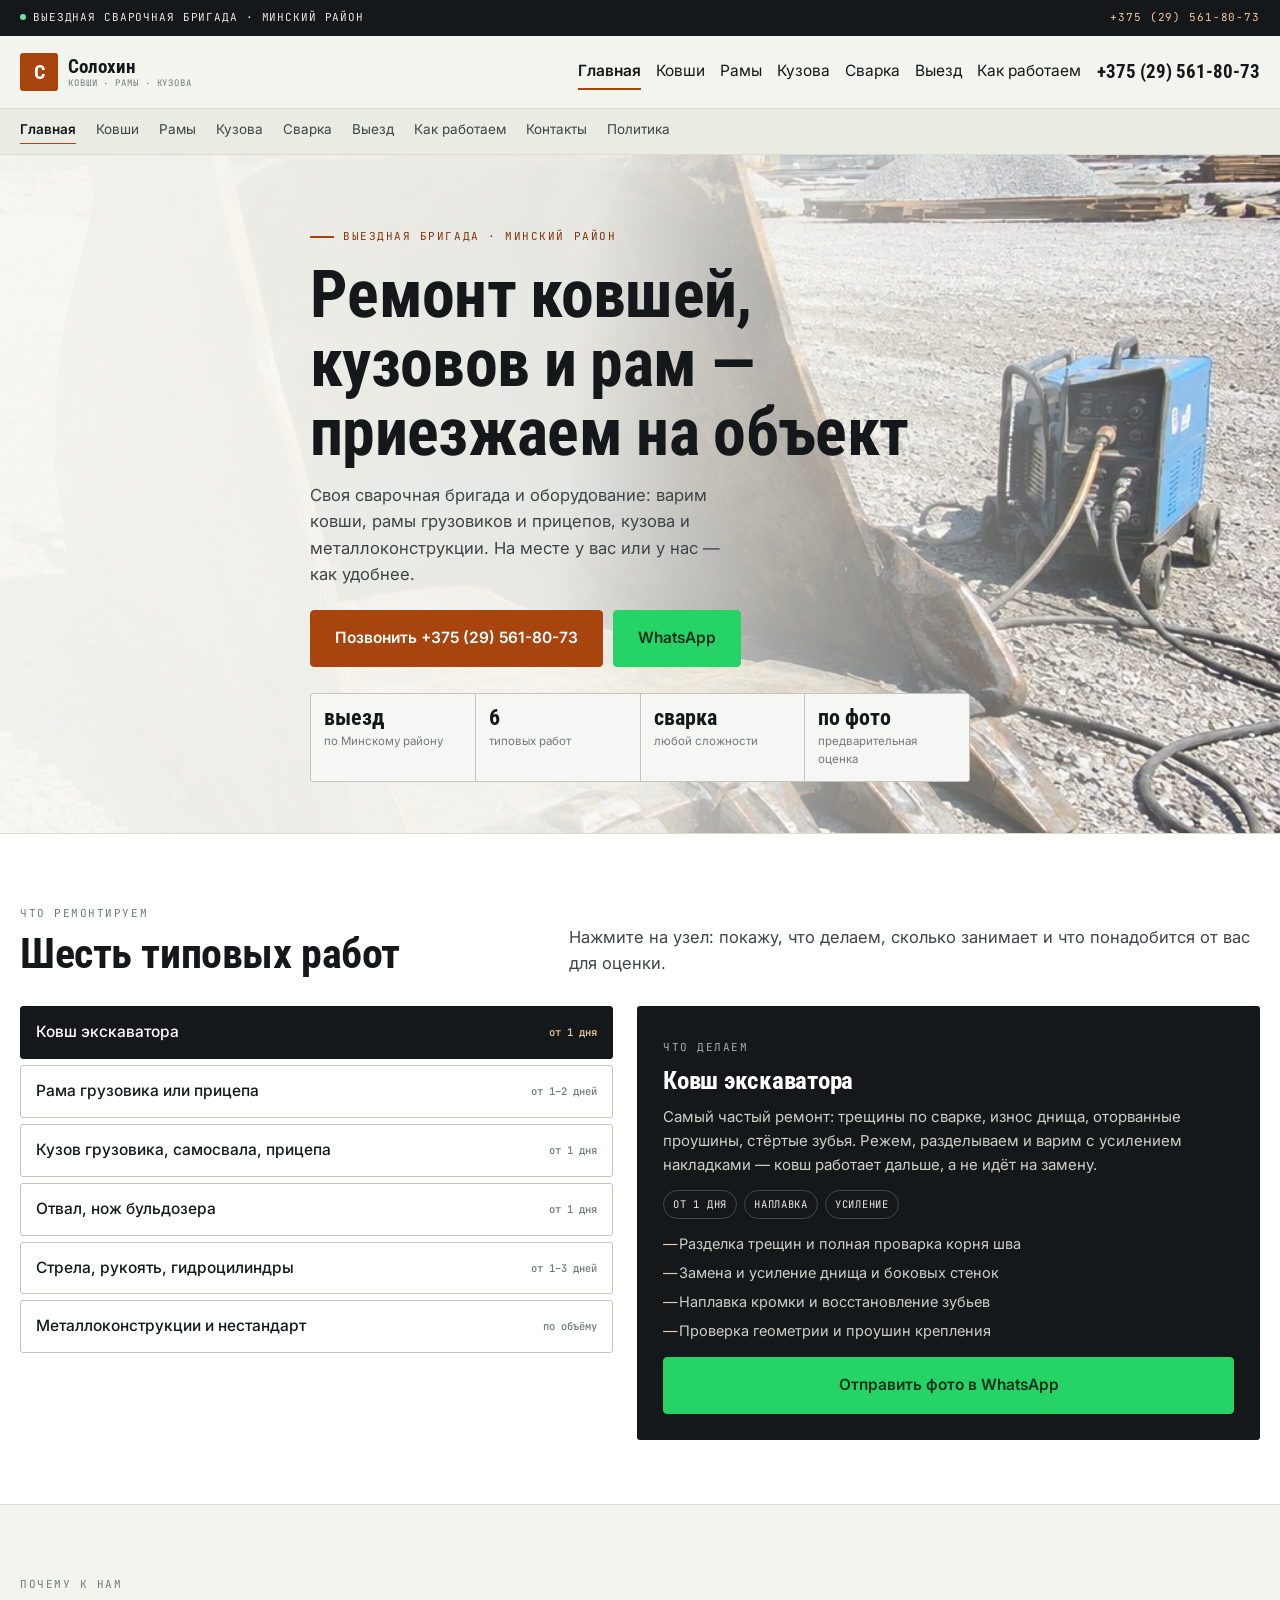
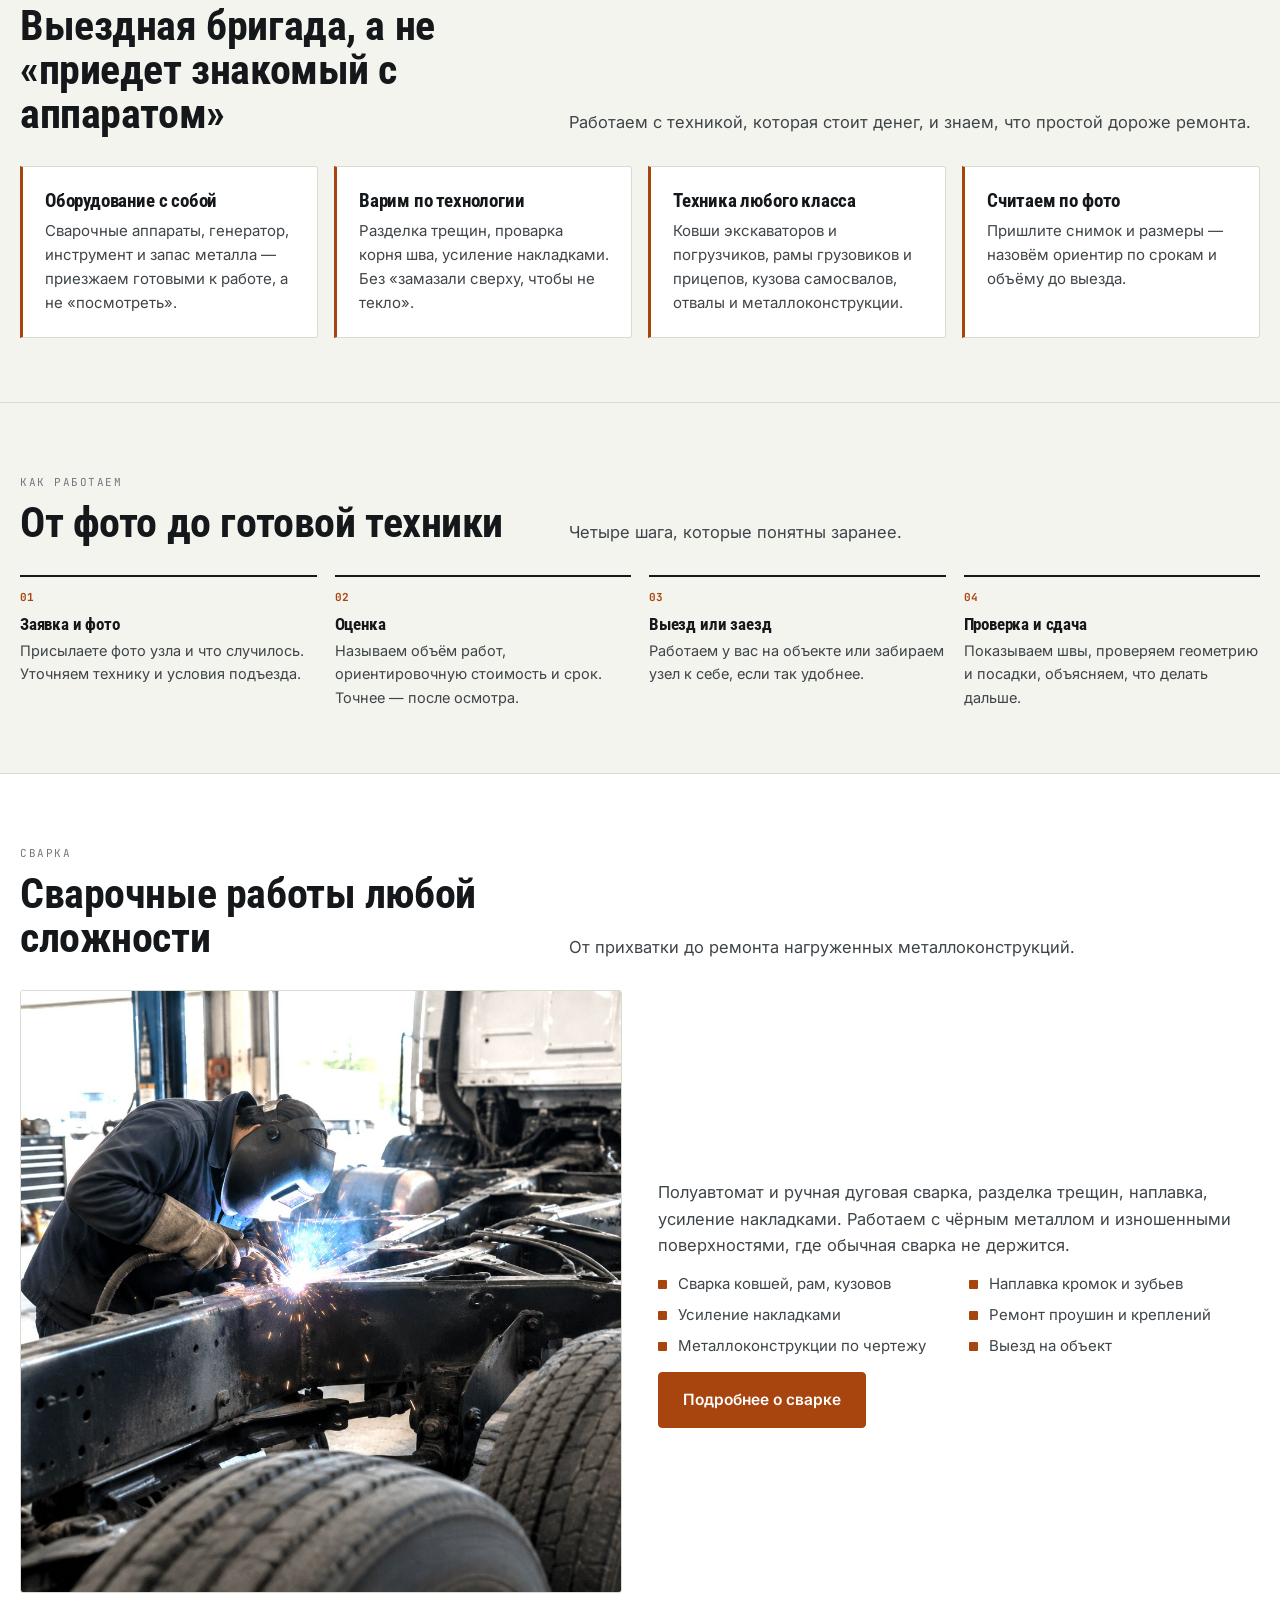
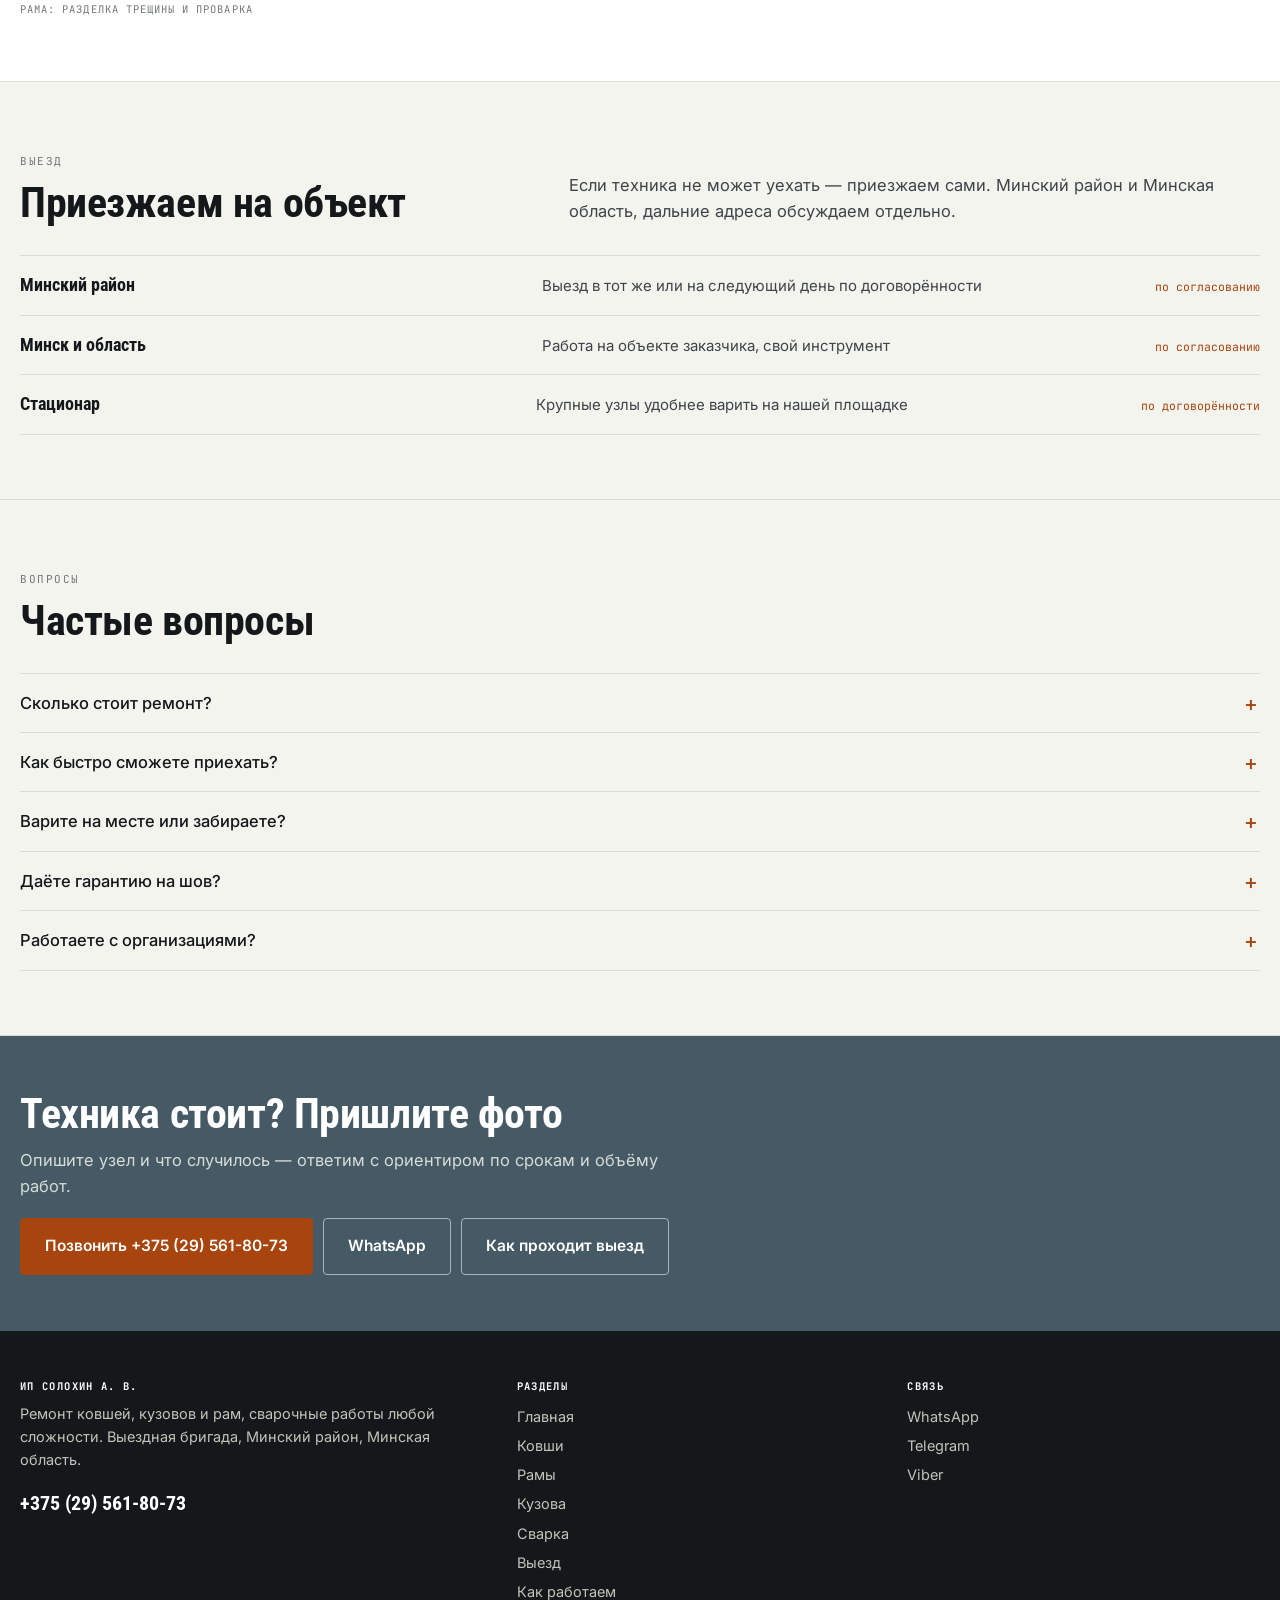
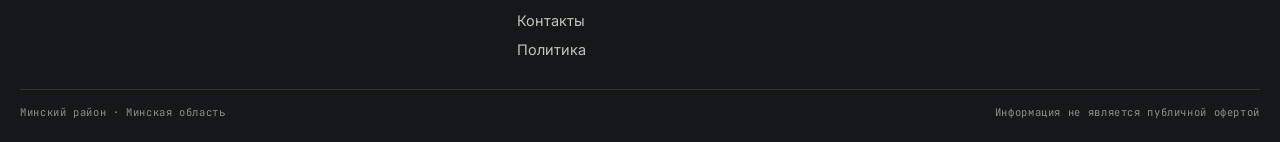
<file: index.html>
<!doctype html><html lang="ru"><head><meta charset="utf-8">
<meta name="viewport" content="width=device-width,initial-scale=1">
<title>Ремонт ковшей, кузовов и рам — выездная сварочная бригада, Минский район</title><meta name="description" content="ИП Солохин А. В.: ремонт ковшей, кузовов и рам, сварочные работы любой сложности. Выездная бригада по Минскому району и области. +375 (29) 561-80-73">
<meta property="og:title" content="Ремонт ковшей, кузовов и рам — выездная сварочная бригада, Минский район"><meta property="og:description" content="ИП Солохин А. В.: ремонт ковшей, кузовов и рам, сварочные работы любой сложности. Выездная бригада по Минскому району и области. +375 (29) 561-80-73">
<link rel="preconnect" href="https://fonts.googleapis.com"><link rel="preconnect" href="https://fonts.gstatic.com" crossorigin>
<link href="https://fonts.googleapis.com/css2?family=Roboto+Condensed:wght@400;700&family=Inter:wght@400;500;600&family=JetBrains+Mono:wght@400&display=swap" rel="stylesheet">
<style>
:root{--paper:#F4F4EF;--ink:#15181B;--ink2:#3E4448;--muted:#72787C;--line:#DADCD2;--line2:#C2C6BB;
--rust:#A8450F;--rust-d:#82330A;--steel:#465A66;--deep:#14181A}
*{box-sizing:border-box}
body{margin:0;background:var(--paper);color:var(--ink);font:16.5px/1.6 Inter,system-ui,sans-serif;overflow-x:hidden}
img{max-width:100%;display:block}
h1,h2,h3{margin:0;font-family:'Roboto Condensed',Impact,sans-serif;font-weight:700;line-height:1.05;letter-spacing:-.01em}
h1{font-size:clamp(34px,5.2vw,66px)}
h2{font-size:clamp(25px,3.4vw,42px)}
a{color:inherit;text-decoration:none}
button{font:inherit;color:inherit;background:none;border:0;cursor:pointer}
.wrap{width:min(1240px,100% - 36px);margin:0 auto}
.hero{position:relative;isolation:isolate;overflow:hidden;background:#DDE0D5}
.hero__bg{position:absolute;inset:0;z-index:-2}.hero__bg img{width:100%;height:100%;object-fit:cover}
.hero::after{content:'';position:absolute;inset:0;z-index:-1;background:linear-gradient(96deg,rgba(248,248,243,.97) 0%,rgba(248,248,243,.93) 44%,rgba(248,248,243,.55) 68%,rgba(248,248,243,.1) 100%)}
.hero__in{padding:clamp(32px,5vw,70px) 0 clamp(28px,4vw,52px);max-width:660px}
.btn{display:inline-flex;align-items:center;justify-content:center;gap:9px;padding:15px 24px;border-radius:4px;font-weight:600;font-size:15.5px;border:1.5px solid transparent;transition:.15s}
.btn--p{background:var(--rust);color:#fff;border-color:var(--rust)}.btn--p:hover{background:var(--rust-d);border-color:var(--rust-d)}
.btn--s{background:transparent;color:var(--ink);border-color:var(--line2)}.btn--s:hover{border-color:var(--ink)}
</style>
<link rel="stylesheet" href="assets/css/site.v1.css"></head><body>
<div class="top"><div class="wrap"><span><i></i>Выездная сварочная бригада · Минский район</span><a href="tel:+375295618073">+375 (29) 561-80-73</a></div></div>
<header class="hd"><div class="wrap hd__in">
<a class="logo" href="index.html"><b>С</b><span>Солохин<small>ковши · рамы · кузова</small></span></a>
<nav class="nav"><a href="index.html" class="on">Главная</a><a href="kovshi.html">Ковши</a><a href="ramy.html">Рамы</a><a href="kuzova.html">Кузова</a><a href="svarka.html">Сварка</a><a href="vyezd.html">Выезд</a><a href="process.html">Как работаем</a></nav>
<a class="hd__tel" href="tel:+375295618073">+375 (29) 561-80-73</a>
<button class="burger" id="burger" aria-label="Меню" aria-expanded="false"><span></span><span></span><span></span></button>
</div></header>
<div class="strip"><div class="wrap strip__in"><a href="index.html" aria-current="page">Главная</a><a href="kovshi.html">Ковши</a><a href="ramy.html">Рамы</a><a href="kuzova.html">Кузова</a><a href="svarka.html">Сварка</a><a href="vyezd.html">Выезд</a><a href="process.html">Как работаем</a><a href="kontakty.html">Контакты</a><a href="politika.html">Политика</a></div></div>
<div class="drw" id="drawer" role="dialog" aria-modal="true" aria-label="Меню">
<div class="drw__top"><b>Меню</b><button class="drw__x" id="drawerClose" aria-label="Закрыть">×</button></div>
<nav><a href="index.html">Главная</a><a href="kovshi.html">Ковши</a><a href="ramy.html">Рамы</a><a href="kuzova.html">Кузова</a><a href="svarka.html">Сварка</a><a href="vyezd.html">Выезд</a><a href="process.html">Как работаем</a><a href="kontakty.html">Контакты</a><a href="politika.html">Политика</a></nav>
<div class="drw__c"><a class="btn btn--p" href="tel:+375295618073">Позвонить</a><a class="btn btn--s" href="https://wa.me/375295618073" target="_blank" rel="noopener">WhatsApp</a></div>
</div><main><section class="hero"><div class="hero__bg"><img src="assets/img/hero.jpg" alt="Ковш экскаватора на площадке перед ремонтом" width="1600" height="1000" fetchpriority="high"></div><div class="wrap hero__in"><span class="kick">Выездная бригада · Минский район</span><h1>Ремонт ковшей, кузовов и рам — приезжаем на объект</h1><p class="hero__lead">Своя сварочная бригада и оборудование: варим ковши, рамы грузовиков и прицепов, кузова и металлоконструкции. На месте у вас или у нас — как удобнее.</p><div class="hero__acts"><a class="btn btn--p" href="tel:+375295618073">Позвонить +375 (29) 561-80-73</a><a class="btn btn--w" href="https://wa.me/375295618073" target="_blank" rel="noopener">WhatsApp</a></div><div class="hero__figs"><div><b>выезд</b><span>по Минскому району</span></div><div><b>6</b><span>типовых работ</span></div><div><b>сварка</b><span>любой сложности</span></div><div><b>по фото</b><span>предварительная оценка</span></div></div></div></section><section class="sec sec--alt"><div class="wrap"><div class="sec__head"><div><span class="mono">Что ремонтируем</span><h2 style="margin-top:8px">Шесть типовых работ</h2></div><p>Нажмите на узел: покажу, что делаем, сколько занимает и что понадобится от вас для оценки.</p></div><div class="pick"><div class="pick__l" role="group" aria-label="Что ремонтировать"><button type="button" data-u="kovsh" aria-pressed="false">Ковш экскаватора<em>от 1 дня</em></button><button type="button" data-u="rama" aria-pressed="false">Рама грузовика или прицепа<em>от 1–2 дней</em></button><button type="button" data-u="kuzov" aria-pressed="false">Кузов грузовика, самосвала, прицепа<em>от 1 дня</em></button><button type="button" data-u="otval" aria-pressed="false">Отвал, нож бульдозера<em>от 1 дня</em></button><button type="button" data-u="strela" aria-pressed="false">Стрела, рукоять, гидроцилиндры<em>от 1–3 дней</em></button><button type="button" data-u="metallo" aria-pressed="false">Металлоконструкции и нестандарт<em>по объёму</em></button></div><div class="pick__o" aria-live="polite"><span class="mono">Что делаем</span><h3 id="uTitle">Выберите узел</h3><p id="uText">Слева — шесть типовых работ. Нажмите на нужный, и я покажу, что именно делаем, сколько это занимает и что понадобится от вас.</p><div class="pick__m" id="uMeta"></div><ul id="uList"></ul><a class="btn btn--w" id="uWa" href="https://wa.me/375295618073" target="_blank" rel="noopener">Отправить фото в WhatsApp</a></div></div></div></section><section class="sec "><div class="wrap"><div class="sec__head"><div><span class="mono">Почему к нам</span><h2 style="margin-top:8px">Выездная бригада, а не «приедет знакомый с аппаратом»</h2></div><p>Работаем с техникой, которая стоит денег, и знаем, что простой дороже ремонта.</p></div><div class="cards"><div class="card"><h3>Оборудование с собой</h3><p>Сварочные аппараты, генератор, инструмент и запас металла — приезжаем готовыми к работе, а не «посмотреть».</p></div><div class="card"><h3>Варим по технологии</h3><p>Разделка трещин, проварка корня шва, усиление накладками. Без «замазали сверху, чтобы не текло».</p></div><div class="card"><h3>Техника любого класса</h3><p>Ковши экскаваторов и погрузчиков, рамы грузовиков и прицепов, кузова самосвалов, отвалы и металлоконструкции.</p></div><div class="card"><h3>Считаем по фото</h3><p>Пришлите снимок и размеры — назовём ориентир по срокам и объёму до выезда.</p></div></div></div></section><section class="sec "><div class="wrap"><div class="sec__head"><div><span class="mono">Как работаем</span><h2 style="margin-top:8px">От фото до готовой техники</h2></div><p>Четыре шага, которые понятны заранее.</p></div><div class="steps"><div class="step"><b>01</b><h3>Заявка и фото</h3><p>Присылаете фото узла и что случилось. Уточняем технику и условия подъезда.</p></div><div class="step"><b>02</b><h3>Оценка</h3><p>Называем объём работ, ориентировочную стоимость и срок. Точнее — после осмотра.</p></div><div class="step"><b>03</b><h3>Выезд или заезд</h3><p>Работаем у вас на объекте или забираем узел к себе, если так удобнее.</p></div><div class="step"><b>04</b><h3>Проверка и сдача</h3><p>Показываем швы, проверяем геометрию и посадки, объясняем, что делать дальше.</p></div></div></div></section><section class="sec sec--alt"><div class="wrap"><div class="sec__head"><div><span class="mono">Сварка</span><h2 style="margin-top:8px">Сварочные работы любой сложности</h2></div><p>От прихватки до ремонта нагруженных металлоконструкций.</p></div><div class="split"><figure><img src="assets/img/weld.jpg" alt="Сварка рамы грузовика в ремонтном боксе" loading="lazy"><figcaption>Рама: разделка трещины и проварка</figcaption></figure><div><p style="color:var(--ink2)">Полуавтомат и ручная дуговая сварка, разделка трещин, наплавка, усиление накладками. Работаем с чёрным металлом и изношенными поверхностями, где обычная сварка не держится.</p><ul class="chk"><li>Сварка ковшей, рам, кузовов</li><li>Наплавка кромок и зубьев</li><li>Усиление накладками</li><li>Ремонт проушин и креплений</li><li>Металлоконструкции по чертежу</li><li>Выезд на объект</li></ul><div style="margin-top:14px"><a class="btn btn--p" href="svarka.html">Подробнее о сварке</a></div></div></div></div></section><section class="sec "><div class="wrap"><div class="sec__head"><div><span class="mono">Выезд</span><h2 style="margin-top:8px">Приезжаем на объект</h2></div><p>Если техника не может уехать — приезжаем сами. Минский район и Минская область, дальние адреса обсуждаем отдельно.</p></div><div class="rows"><div class="row"><b>Минский район</b><span>Выезд в тот же или на следующий день по договорённости</span><i>по согласованию</i></div><div class="row"><b>Минск и область</b><span>Работа на объекте заказчика, свой инструмент</span><i>по согласованию</i></div><div class="row"><b>Стационар</b><span>Крупные узлы удобнее варить на нашей площадке</span><i>по договорённости</i></div></div></div></section><section class="sec "><div class="wrap"><div class="sec__head"><div><span class="mono">Вопросы</span><h2 style="margin-top:8px">Частые вопросы</h2></div><p></p></div><div class="faq"><div class="faq__i"><button class="faq__q" aria-expanded="false">Сколько стоит ремонт?</button><div class="faq__a">Цена зависит от объёма: трещина в ковше и замена днища — разные работы. По фото называем ориентир, точную сумму — после осмотра.</div></div><div class="faq__i"><button class="faq__q" aria-expanded="false">Как быстро сможете приехать?</button><div class="faq__a">Обычно в течение дня или на следующий, по договорённости. Если техника стоит на объекте и простой критичен — скажите сразу, постараемся ускорить.</div></div><div class="faq__i"><button class="faq__q" aria-expanded="false">Варите на месте или забираете?</button><div class="faq__a">И так, и так. Мелкие и средние узлы варим на выезде, крупные — у себя, если так быстрее и качественнее.</div></div><div class="faq__i"><button class="faq__q" aria-expanded="false">Даёте гарантию на шов?</button><div class="faq__a">Даём гарантию на выполненные работы. Если шов пошёл по нашей вине — переделываем.</div></div><div class="faq__i"><button class="faq__q" aria-expanded="false">Работаете с организациями?</button><div class="faq__a">Да, в том числе по договору и безналичному расчёту.</div></div></div></div></section><section class="cta"><div class="wrap"><h2>Техника стоит? Пришлите фото</h2><p>Опишите узел и что случилось — ответим с ориентиром по срокам и объёму работ.</p><div class="cta__a"><a class="btn btn--p" href="tel:+375295618073">Позвонить +375 (29) 561-80-73</a><a class="btn btn--s" href="https://wa.me/375295618073" target="_blank" rel="noopener">WhatsApp</a><a class="btn btn--s" href="vyezd.html">Как проходит выезд</a></div></div></section></main>
<footer class="ft"><div class="wrap"><div class="ft__g">
<div><h4>ИП Солохин А. В.</h4><p>Ремонт ковшей, кузовов и рам, сварочные работы любой сложности. Выездная бригада, Минский район, Минская область.</p>
<a class="ft__tel" href="tel:+375295618073">+375 (29) 561-80-73</a></div>
<div><h4>Разделы</h4><a href="index.html">Главная</a><a href="kovshi.html">Ковши</a><a href="ramy.html">Рамы</a><a href="kuzova.html">Кузова</a><a href="svarka.html">Сварка</a><a href="vyezd.html">Выезд</a><a href="process.html">Как работаем</a><a href="kontakty.html">Контакты</a><a href="politika.html">Политика</a></div>
<div><h4>Связь</h4><a href="https://wa.me/375295618073" target="_blank" rel="noopener">WhatsApp</a><a href="https://t.me/+375295618073" target="_blank" rel="noopener">Telegram</a><a href="viber://chat?number=%2B375295618073">Viber</a></div>
</div><div class="ft__bot"><span>Минский район · Минская область</span><span>Информация не является публичной офертой</span></div></div></footer>
<div class="mbar"><a href="tel:+375295618073"><b>Позвонить</b></a><a href="https://wa.me/375295618073" target="_blank" rel="noopener"><b>WhatsApp</b></a><a href="viber://chat?number=%2B375295618073"><b>Viber</b></a><a href="https://t.me/+375295618073" target="_blank" rel="noopener"><b>Telegram</b></a></div>
<script>window.SOL_UNITS={"kovsh": {"t": "Ковш экскаватора", "d": "Самый частый ремонт: трещины по сварке, износ днища, оторванные проушины, стёртые зубья. Режем, разделываем и варим с усилением накладками — ковш работает дальше, а не идёт на замену.", "m": ["от 1 дня", "наплавка", "усиление"], "l": ["Разделка трещин и полная проварка корня шва", "Замена и усиление днища и боковых стенок", "Наплавка кромки и восстановление зубьев", "Проверка геометрии и проушин крепления"]}, "rama": {"t": "Рама грузовика или прицепа", "d": "Трещины в лонжеронах, лопнувшие поперечины, следы усталости после перегруза. Работаем с разделкой, накладками и усилением — без «заварили сверху и поехали».", "m": ["от 1–2 дней", "усиление", "геометрия"], "l": ["Зачистка и разделка трещин до металла", "Проварка с двух сторон, где есть доступ", "Усиление накладками по расчёту нагрузки", "Контроль геометрии рамы и креплений"]}, "kuzov": {"t": "Кузов грузовика, самосвала, прицепа", "d": "Прогнившие пороги и арки, треснувшие борта, оторванные петли, деформированные панели. Варим по месту или у себя, по договорённости.", "m": ["от 1 дня", "по месту", "листовой металл"], "l": ["Замена прогнивших участков листовым металлом", "Ремонт бортов, стоек, арок и порогов", "Восстановление креплений и петель", "Антикоррозийная обработка после сварки"]}, "otval": {"t": "Отвал, нож бульдозера", "d": "Стёртые ножи, трещины в отвале, оторванные кронштейны. Наплавка и усиление возвращают деталь в работу без покупки новой.", "m": ["от 1 дня", "наплавка", "твёрдый сплав"], "l": ["Наплавка режущей кромки", "Усиление отвала накладками", "Ремонт кронштейнов и проушин", "Проверка посадочных мест"]}, "strela": {"t": "Стрела, рукоять, гидроцилиндры", "d": "Усталостные трещины в металлоконструкциях, трещины у проушин, следы ремонта «на скорую руку». Делаем по-нормальному: разделка, проварка, усиление.", "m": ["от 1–3 дней", "металлоконструкции", "усиление"], "l": ["Осмотр и поиск усталостных трещин", "Разделка и проварка по всей глубине", "Усиление проблемных зон накладками", "Проверка проушин и посадок пальцев"]}, "metallo": {"t": "Металлоконструкции и нестандарт", "d": "Ворота, каркасы, площадки, стеллажи, ёмкости, прицепы, самодельные узлы. Считаем по чертежу или по фото с размерами.", "m": ["по объёму", "по чертежу", "выезд"], "l": ["Сварка по чертежу или эскизу", "Изготовление узлов и каркасов", "Монтаж на объекте заказчика", "Покраска и обработка по договорённости"]}};</script>
<script src="assets/js/main.v1.js" defer></script></body></html>
</file>
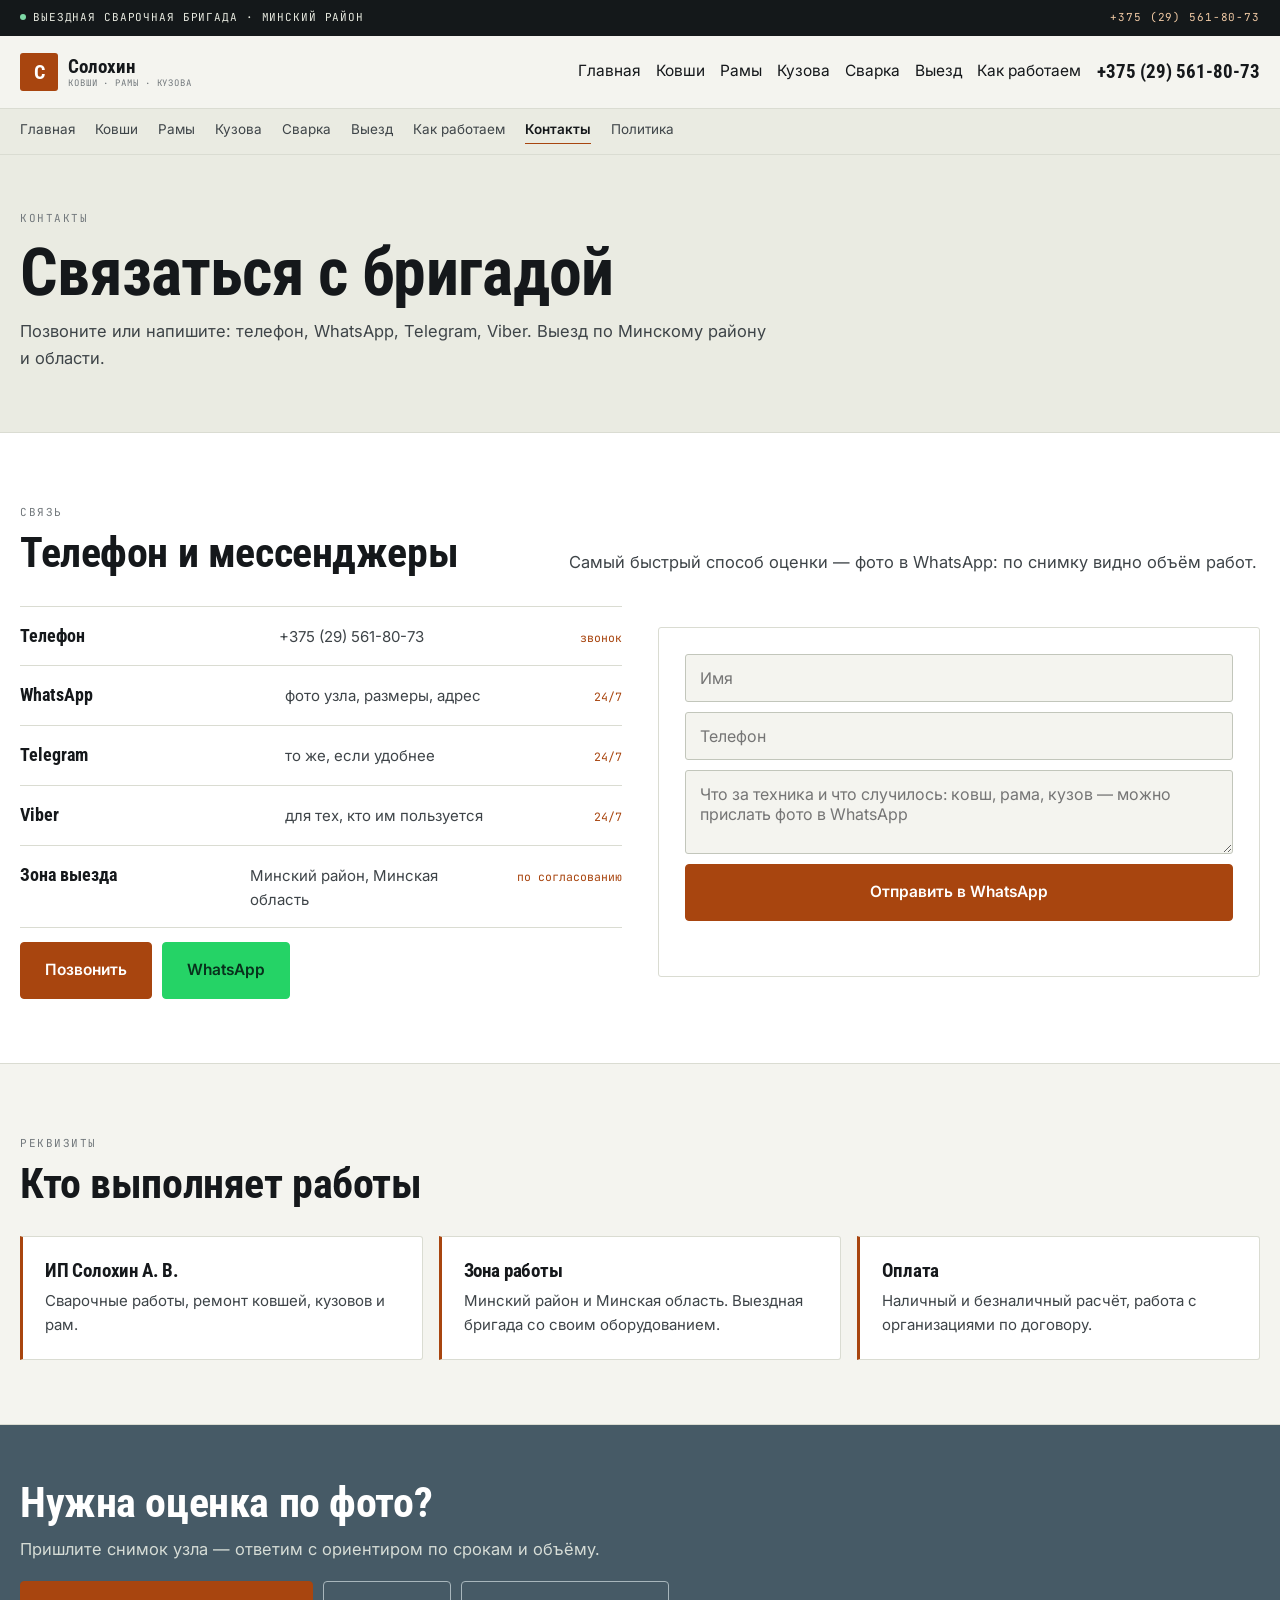
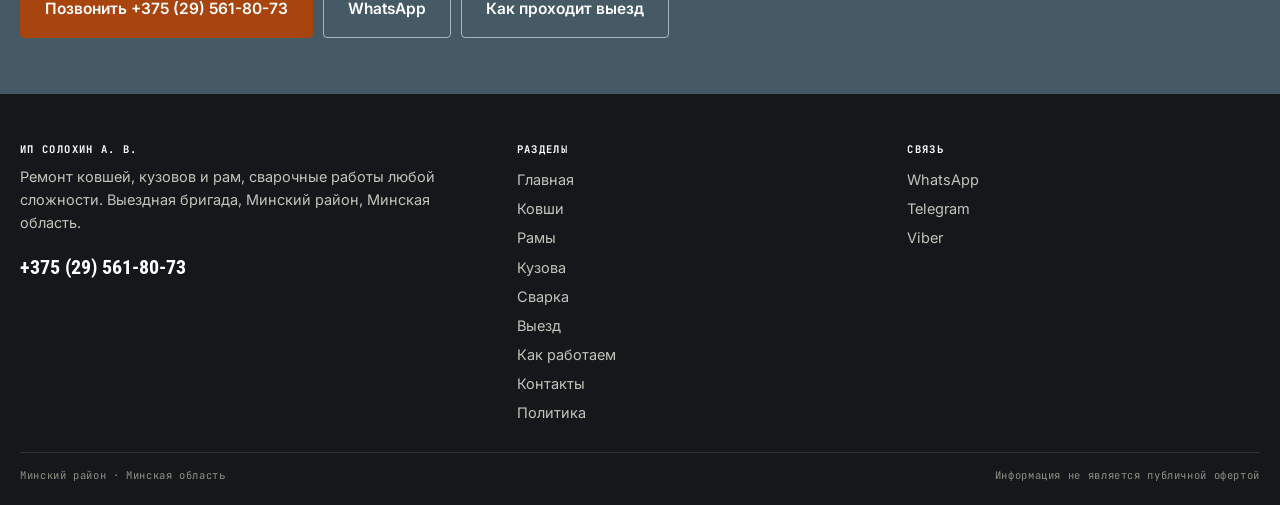
<file: kontakty.html>
<!doctype html><html lang="ru"><head><meta charset="utf-8">
<meta name="viewport" content="width=device-width,initial-scale=1">
<title>Контакты — ИП Солохин А. В., ремонт ковшей, рам и кузовов</title><meta name="description" content="ИП Солохин А. В.: +375 (29) 561-80-73. Ремонт ковшей, кузовов и рам, сварочные работы. Выезд по Минскому району и области.">
<meta property="og:title" content="Контакты — ИП Солохин А. В., ремонт ковшей, рам и кузовов"><meta property="og:description" content="ИП Солохин А. В.: +375 (29) 561-80-73. Ремонт ковшей, кузовов и рам, сварочные работы. Выезд по Минскому району и области.">
<link rel="preconnect" href="https://fonts.googleapis.com"><link rel="preconnect" href="https://fonts.gstatic.com" crossorigin>
<link href="https://fonts.googleapis.com/css2?family=Roboto+Condensed:wght@400;700&family=Inter:wght@400;500;600&family=JetBrains+Mono:wght@400&display=swap" rel="stylesheet">
<style>
:root{--paper:#F4F4EF;--ink:#15181B;--ink2:#3E4448;--muted:#72787C;--line:#DADCD2;--line2:#C2C6BB;
--rust:#A8450F;--rust-d:#82330A;--steel:#465A66;--deep:#14181A}
*{box-sizing:border-box}
body{margin:0;background:var(--paper);color:var(--ink);font:16.5px/1.6 Inter,system-ui,sans-serif;overflow-x:hidden}
img{max-width:100%;display:block}
h1,h2,h3{margin:0;font-family:'Roboto Condensed',Impact,sans-serif;font-weight:700;line-height:1.05;letter-spacing:-.01em}
h1{font-size:clamp(34px,5.2vw,66px)}
h2{font-size:clamp(25px,3.4vw,42px)}
a{color:inherit;text-decoration:none}
button{font:inherit;color:inherit;background:none;border:0;cursor:pointer}
.wrap{width:min(1240px,100% - 36px);margin:0 auto}
.hero{position:relative;isolation:isolate;overflow:hidden;background:#DDE0D5}
.hero__bg{position:absolute;inset:0;z-index:-2}.hero__bg img{width:100%;height:100%;object-fit:cover}
.hero::after{content:'';position:absolute;inset:0;z-index:-1;background:linear-gradient(96deg,rgba(248,248,243,.97) 0%,rgba(248,248,243,.93) 44%,rgba(248,248,243,.55) 68%,rgba(248,248,243,.1) 100%)}
.hero__in{padding:clamp(32px,5vw,70px) 0 clamp(28px,4vw,52px);max-width:660px}
.btn{display:inline-flex;align-items:center;justify-content:center;gap:9px;padding:15px 24px;border-radius:4px;font-weight:600;font-size:15.5px;border:1.5px solid transparent;transition:.15s}
.btn--p{background:var(--rust);color:#fff;border-color:var(--rust)}.btn--p:hover{background:var(--rust-d);border-color:var(--rust-d)}
.btn--s{background:transparent;color:var(--ink);border-color:var(--line2)}.btn--s:hover{border-color:var(--ink)}
</style>
<link rel="stylesheet" href="assets/css/site.v1.css"></head><body>
<div class="top"><div class="wrap"><span><i></i>Выездная сварочная бригада · Минский район</span><a href="tel:+375295618073">+375 (29) 561-80-73</a></div></div>
<header class="hd"><div class="wrap hd__in">
<a class="logo" href="index.html"><b>С</b><span>Солохин<small>ковши · рамы · кузова</small></span></a>
<nav class="nav"><a href="index.html">Главная</a><a href="kovshi.html">Ковши</a><a href="ramy.html">Рамы</a><a href="kuzova.html">Кузова</a><a href="svarka.html">Сварка</a><a href="vyezd.html">Выезд</a><a href="process.html">Как работаем</a></nav>
<a class="hd__tel" href="tel:+375295618073">+375 (29) 561-80-73</a>
<button class="burger" id="burger" aria-label="Меню" aria-expanded="false"><span></span><span></span><span></span></button>
</div></header>
<div class="strip"><div class="wrap strip__in"><a href="index.html">Главная</a><a href="kovshi.html">Ковши</a><a href="ramy.html">Рамы</a><a href="kuzova.html">Кузова</a><a href="svarka.html">Сварка</a><a href="vyezd.html">Выезд</a><a href="process.html">Как работаем</a><a href="kontakty.html" aria-current="page">Контакты</a><a href="politika.html">Политика</a></div></div>
<div class="drw" id="drawer" role="dialog" aria-modal="true" aria-label="Меню">
<div class="drw__top"><b>Меню</b><button class="drw__x" id="drawerClose" aria-label="Закрыть">×</button></div>
<nav><a href="index.html">Главная</a><a href="kovshi.html">Ковши</a><a href="ramy.html">Рамы</a><a href="kuzova.html">Кузова</a><a href="svarka.html">Сварка</a><a href="vyezd.html">Выезд</a><a href="process.html">Как работаем</a><a href="kontakty.html">Контакты</a><a href="politika.html">Политика</a></nav>
<div class="drw__c"><a class="btn btn--p" href="tel:+375295618073">Позвонить</a><a class="btn btn--s" href="https://wa.me/375295618073" target="_blank" rel="noopener">WhatsApp</a></div>
</div><main><section class="ph"><div class="wrap"><span class="mono">Контакты</span><h1 style="margin-top:9px">Связаться с бригадой</h1><p>Позвоните или напишите: телефон, WhatsApp, Telegram, Viber. Выезд по Минскому району и области.</p></div></section><section class="sec sec--alt"><div class="wrap"><div class="sec__head"><div><span class="mono">Связь</span><h2 style="margin-top:8px">Телефон и мессенджеры</h2></div><p>Самый быстрый способ оценки — фото в WhatsApp: по снимку видно объём работ.</p></div><div class="split"><div><div class="rows"><div class="row"><b>Телефон</b><span>+375 (29) 561-80-73</span><i>звонок</i></div><div class="row"><b>WhatsApp</b><span>фото узла, размеры, адрес</span><i>24/7</i></div><div class="row"><b>Telegram</b><span>то же, если удобнее</span><i>24/7</i></div><div class="row"><b>Viber</b><span>для тех, кто им пользуется</span><i>24/7</i></div><div class="row"><b>Зона выезда</b><span>Минский район, Минская область</span><i>по согласованию</i></div></div><div style="display:flex;gap:10px;flex-wrap:wrap;margin-top:14px"><a class="btn btn--p" href="tel:+375295618073">Позвонить</a><a class="btn btn--w" href="https://wa.me/375295618073" target="_blank" rel="noopener">WhatsApp</a></div></div><div><form class="form" novalidate><input name="name" placeholder="Имя" autocomplete="name"><input name="phone" type="tel" placeholder="Телефон" autocomplete="tel" inputmode="tel"><textarea name="msg" placeholder="Что за техника и что случилось: ковш, рама, кузов — можно прислать фото в WhatsApp"></textarea><button class="btn btn--p" type="submit">Отправить в WhatsApp</button><div class="msg" id="formMsg" role="status"></div></form></div></div></div></section><section class="sec "><div class="wrap"><div class="sec__head"><div><span class="mono">Реквизиты</span><h2 style="margin-top:8px">Кто выполняет работы</h2></div><p></p></div><div class="cards"><div class="card"><h3>ИП Солохин А. В.</h3><p>Сварочные работы, ремонт ковшей, кузовов и рам.</p></div><div class="card"><h3>Зона работы</h3><p>Минский район и Минская область. Выездная бригада со своим оборудованием.</p></div><div class="card"><h3>Оплата</h3><p>Наличный и безналичный расчёт, работа с организациями по договору.</p></div></div></div></section><section class="cta"><div class="wrap"><h2>Нужна оценка по фото?</h2><p>Пришлите снимок узла — ответим с ориентиром по срокам и объёму.</p><div class="cta__a"><a class="btn btn--p" href="tel:+375295618073">Позвонить +375 (29) 561-80-73</a><a class="btn btn--s" href="https://wa.me/375295618073" target="_blank" rel="noopener">WhatsApp</a><a class="btn btn--s" href="vyezd.html">Как проходит выезд</a></div></div></section></main>
<footer class="ft"><div class="wrap"><div class="ft__g">
<div><h4>ИП Солохин А. В.</h4><p>Ремонт ковшей, кузовов и рам, сварочные работы любой сложности. Выездная бригада, Минский район, Минская область.</p>
<a class="ft__tel" href="tel:+375295618073">+375 (29) 561-80-73</a></div>
<div><h4>Разделы</h4><a href="index.html">Главная</a><a href="kovshi.html">Ковши</a><a href="ramy.html">Рамы</a><a href="kuzova.html">Кузова</a><a href="svarka.html">Сварка</a><a href="vyezd.html">Выезд</a><a href="process.html">Как работаем</a><a href="kontakty.html">Контакты</a><a href="politika.html">Политика</a></div>
<div><h4>Связь</h4><a href="https://wa.me/375295618073" target="_blank" rel="noopener">WhatsApp</a><a href="https://t.me/+375295618073" target="_blank" rel="noopener">Telegram</a><a href="viber://chat?number=%2B375295618073">Viber</a></div>
</div><div class="ft__bot"><span>Минский район · Минская область</span><span>Информация не является публичной офертой</span></div></div></footer>
<div class="mbar"><a href="tel:+375295618073"><b>Позвонить</b></a><a href="https://wa.me/375295618073" target="_blank" rel="noopener"><b>WhatsApp</b></a><a href="viber://chat?number=%2B375295618073"><b>Viber</b></a><a href="https://t.me/+375295618073" target="_blank" rel="noopener"><b>Telegram</b></a></div>
<script src="assets/js/main.v1.js" defer></script></body></html>
</file>
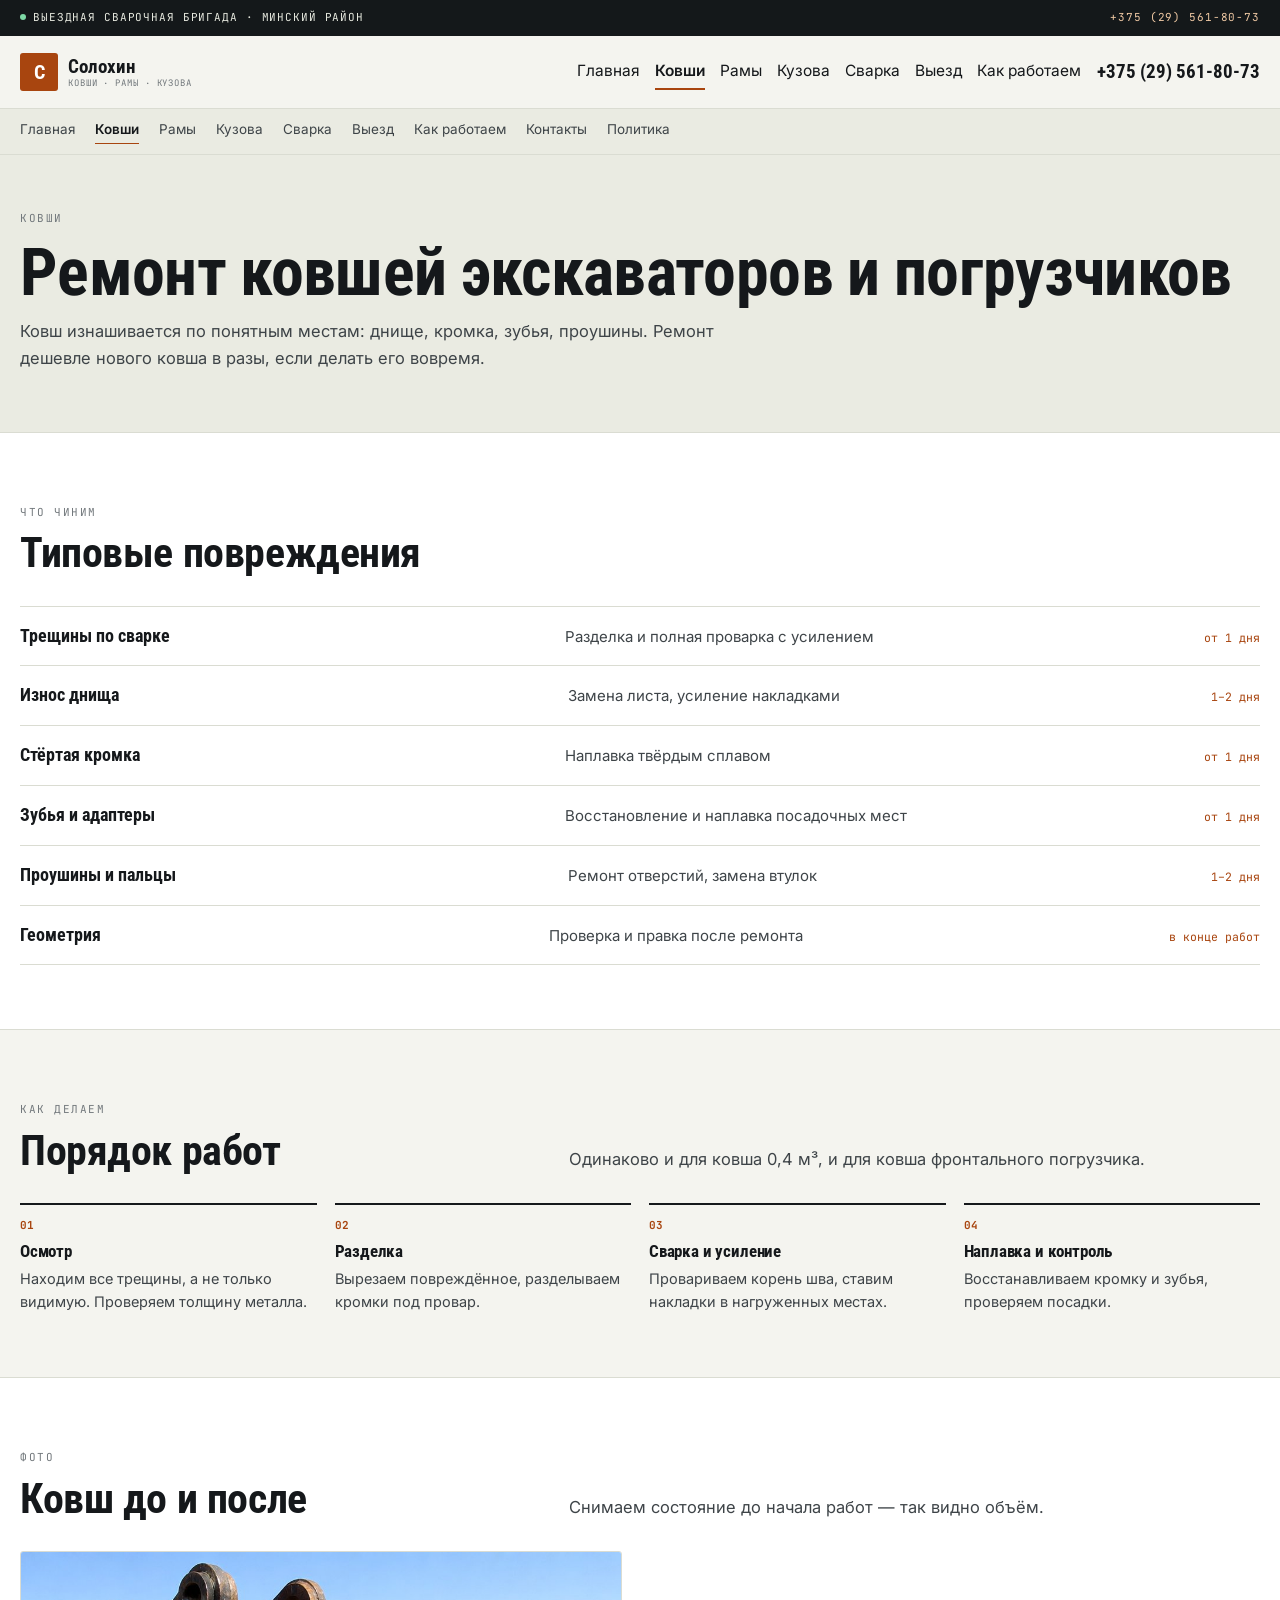
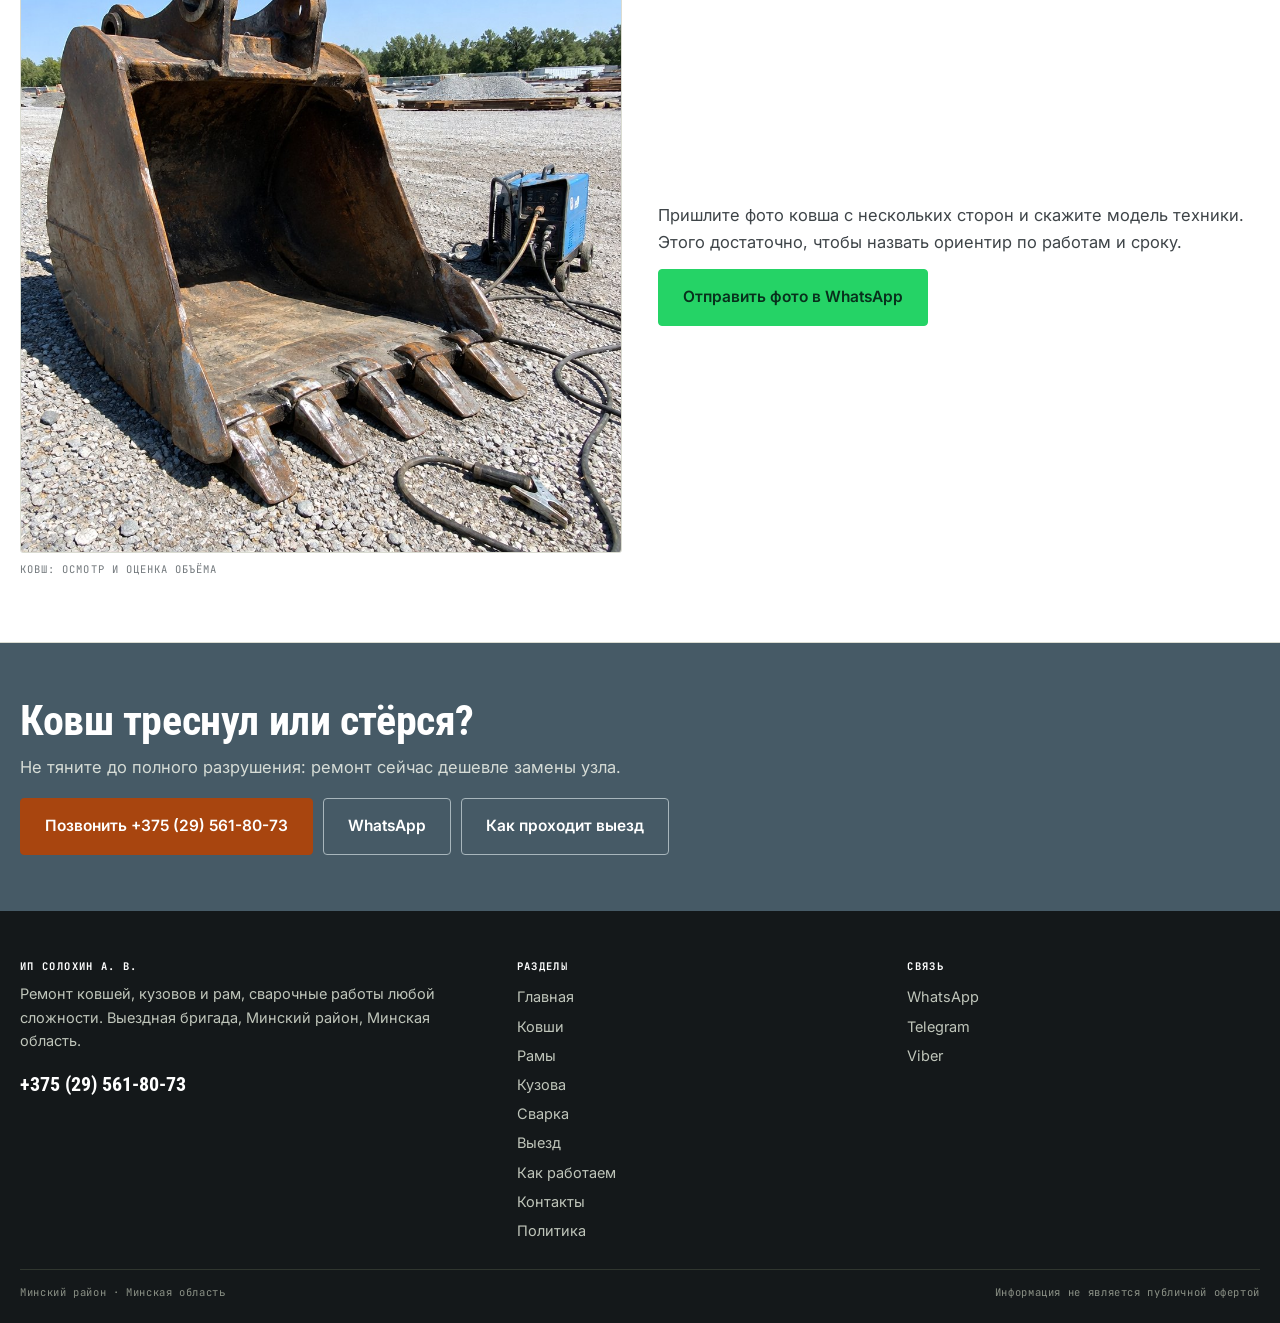
<file: kovshi.html>
<!doctype html><html lang="ru"><head><meta charset="utf-8">
<meta name="viewport" content="width=device-width,initial-scale=1">
<title>Ремонт ковшей экскаватора и погрузчика — Минский район</title><meta name="description" content="Ремонт ковшей: трещины, износ днища, наплавка кромки и зубьев, восстановление проушин. Выездная бригада, Минский район и область.">
<meta property="og:title" content="Ремонт ковшей экскаватора и погрузчика — Минский район"><meta property="og:description" content="Ремонт ковшей: трещины, износ днища, наплавка кромки и зубьев, восстановление проушин. Выездная бригада, Минский район и область.">
<link rel="preconnect" href="https://fonts.googleapis.com"><link rel="preconnect" href="https://fonts.gstatic.com" crossorigin>
<link href="https://fonts.googleapis.com/css2?family=Roboto+Condensed:wght@400;700&family=Inter:wght@400;500;600&family=JetBrains+Mono:wght@400&display=swap" rel="stylesheet">
<style>
:root{--paper:#F4F4EF;--ink:#15181B;--ink2:#3E4448;--muted:#72787C;--line:#DADCD2;--line2:#C2C6BB;
--rust:#A8450F;--rust-d:#82330A;--steel:#465A66;--deep:#14181A}
*{box-sizing:border-box}
body{margin:0;background:var(--paper);color:var(--ink);font:16.5px/1.6 Inter,system-ui,sans-serif;overflow-x:hidden}
img{max-width:100%;display:block}
h1,h2,h3{margin:0;font-family:'Roboto Condensed',Impact,sans-serif;font-weight:700;line-height:1.05;letter-spacing:-.01em}
h1{font-size:clamp(34px,5.2vw,66px)}
h2{font-size:clamp(25px,3.4vw,42px)}
a{color:inherit;text-decoration:none}
button{font:inherit;color:inherit;background:none;border:0;cursor:pointer}
.wrap{width:min(1240px,100% - 36px);margin:0 auto}
.hero{position:relative;isolation:isolate;overflow:hidden;background:#DDE0D5}
.hero__bg{position:absolute;inset:0;z-index:-2}.hero__bg img{width:100%;height:100%;object-fit:cover}
.hero::after{content:'';position:absolute;inset:0;z-index:-1;background:linear-gradient(96deg,rgba(248,248,243,.97) 0%,rgba(248,248,243,.93) 44%,rgba(248,248,243,.55) 68%,rgba(248,248,243,.1) 100%)}
.hero__in{padding:clamp(32px,5vw,70px) 0 clamp(28px,4vw,52px);max-width:660px}
.btn{display:inline-flex;align-items:center;justify-content:center;gap:9px;padding:15px 24px;border-radius:4px;font-weight:600;font-size:15.5px;border:1.5px solid transparent;transition:.15s}
.btn--p{background:var(--rust);color:#fff;border-color:var(--rust)}.btn--p:hover{background:var(--rust-d);border-color:var(--rust-d)}
.btn--s{background:transparent;color:var(--ink);border-color:var(--line2)}.btn--s:hover{border-color:var(--ink)}
</style>
<link rel="stylesheet" href="assets/css/site.v1.css"></head><body>
<div class="top"><div class="wrap"><span><i></i>Выездная сварочная бригада · Минский район</span><a href="tel:+375295618073">+375 (29) 561-80-73</a></div></div>
<header class="hd"><div class="wrap hd__in">
<a class="logo" href="index.html"><b>С</b><span>Солохин<small>ковши · рамы · кузова</small></span></a>
<nav class="nav"><a href="index.html">Главная</a><a href="kovshi.html" class="on">Ковши</a><a href="ramy.html">Рамы</a><a href="kuzova.html">Кузова</a><a href="svarka.html">Сварка</a><a href="vyezd.html">Выезд</a><a href="process.html">Как работаем</a></nav>
<a class="hd__tel" href="tel:+375295618073">+375 (29) 561-80-73</a>
<button class="burger" id="burger" aria-label="Меню" aria-expanded="false"><span></span><span></span><span></span></button>
</div></header>
<div class="strip"><div class="wrap strip__in"><a href="index.html">Главная</a><a href="kovshi.html" aria-current="page">Ковши</a><a href="ramy.html">Рамы</a><a href="kuzova.html">Кузова</a><a href="svarka.html">Сварка</a><a href="vyezd.html">Выезд</a><a href="process.html">Как работаем</a><a href="kontakty.html">Контакты</a><a href="politika.html">Политика</a></div></div>
<div class="drw" id="drawer" role="dialog" aria-modal="true" aria-label="Меню">
<div class="drw__top"><b>Меню</b><button class="drw__x" id="drawerClose" aria-label="Закрыть">×</button></div>
<nav><a href="index.html">Главная</a><a href="kovshi.html">Ковши</a><a href="ramy.html">Рамы</a><a href="kuzova.html">Кузова</a><a href="svarka.html">Сварка</a><a href="vyezd.html">Выезд</a><a href="process.html">Как работаем</a><a href="kontakty.html">Контакты</a><a href="politika.html">Политика</a></nav>
<div class="drw__c"><a class="btn btn--p" href="tel:+375295618073">Позвонить</a><a class="btn btn--s" href="https://wa.me/375295618073" target="_blank" rel="noopener">WhatsApp</a></div>
</div><main><section class="ph"><div class="wrap"><span class="mono">Ковши</span><h1 style="margin-top:9px">Ремонт ковшей экскаваторов и погрузчиков</h1><p>Ковш изнашивается по понятным местам: днище, кромка, зубья, проушины. Ремонт дешевле нового ковша в разы, если делать его вовремя.</p></div></section><section class="sec sec--alt"><div class="wrap"><div class="sec__head"><div><span class="mono">Что чиним</span><h2 style="margin-top:8px">Типовые повреждения</h2></div><p></p></div><div class="rows"><div class="row"><b>Трещины по сварке</b><span>Разделка и полная проварка с усилением</span><i>от 1 дня</i></div><div class="row"><b>Износ днища</b><span>Замена листа, усиление накладками</span><i>1–2 дня</i></div><div class="row"><b>Стёртая кромка</b><span>Наплавка твёрдым сплавом</span><i>от 1 дня</i></div><div class="row"><b>Зубья и адаптеры</b><span>Восстановление и наплавка посадочных мест</span><i>от 1 дня</i></div><div class="row"><b>Проушины и пальцы</b><span>Ремонт отверстий, замена втулок</span><i>1–2 дня</i></div><div class="row"><b>Геометрия</b><span>Проверка и правка после ремонта</span><i>в конце работ</i></div></div></div></section><section class="sec "><div class="wrap"><div class="sec__head"><div><span class="mono">Как делаем</span><h2 style="margin-top:8px">Порядок работ</h2></div><p>Одинаково и для ковша 0,4 м³, и для ковша фронтального погрузчика.</p></div><div class="steps"><div class="step"><b>01</b><h3>Осмотр</h3><p>Находим все трещины, а не только видимую. Проверяем толщину металла.</p></div><div class="step"><b>02</b><h3>Разделка</h3><p>Вырезаем повреждённое, разделываем кромки под провар.</p></div><div class="step"><b>03</b><h3>Сварка и усиление</h3><p>Провариваем корень шва, ставим накладки в нагруженных местах.</p></div><div class="step"><b>04</b><h3>Наплавка и контроль</h3><p>Восстанавливаем кромку и зубья, проверяем посадки.</p></div></div></div></section><section class="sec sec--alt"><div class="wrap"><div class="sec__head"><div><span class="mono">Фото</span><h2 style="margin-top:8px">Ковш до и после</h2></div><p>Снимаем состояние до начала работ — так видно объём.</p></div><div class="split"><figure><img src="assets/img/hero.jpg" alt="Ковш экскаватора на площадке" loading="lazy"><figcaption>Ковш: осмотр и оценка объёма</figcaption></figure><div><p style="color:var(--ink2)">Пришлите фото ковша с нескольких сторон и скажите модель техники. Этого достаточно, чтобы назвать ориентир по работам и сроку.</p><div style="margin-top:14px"><a class="btn btn--w" href="https://wa.me/375295618073" target="_blank" rel="noopener">Отправить фото в WhatsApp</a></div></div></div></div></section><section class="cta"><div class="wrap"><h2>Ковш треснул или стёрся?</h2><p>Не тяните до полного разрушения: ремонт сейчас дешевле замены узла.</p><div class="cta__a"><a class="btn btn--p" href="tel:+375295618073">Позвонить +375 (29) 561-80-73</a><a class="btn btn--s" href="https://wa.me/375295618073" target="_blank" rel="noopener">WhatsApp</a><a class="btn btn--s" href="vyezd.html">Как проходит выезд</a></div></div></section></main>
<footer class="ft"><div class="wrap"><div class="ft__g">
<div><h4>ИП Солохин А. В.</h4><p>Ремонт ковшей, кузовов и рам, сварочные работы любой сложности. Выездная бригада, Минский район, Минская область.</p>
<a class="ft__tel" href="tel:+375295618073">+375 (29) 561-80-73</a></div>
<div><h4>Разделы</h4><a href="index.html">Главная</a><a href="kovshi.html">Ковши</a><a href="ramy.html">Рамы</a><a href="kuzova.html">Кузова</a><a href="svarka.html">Сварка</a><a href="vyezd.html">Выезд</a><a href="process.html">Как работаем</a><a href="kontakty.html">Контакты</a><a href="politika.html">Политика</a></div>
<div><h4>Связь</h4><a href="https://wa.me/375295618073" target="_blank" rel="noopener">WhatsApp</a><a href="https://t.me/+375295618073" target="_blank" rel="noopener">Telegram</a><a href="viber://chat?number=%2B375295618073">Viber</a></div>
</div><div class="ft__bot"><span>Минский район · Минская область</span><span>Информация не является публичной офертой</span></div></div></footer>
<div class="mbar"><a href="tel:+375295618073"><b>Позвонить</b></a><a href="https://wa.me/375295618073" target="_blank" rel="noopener"><b>WhatsApp</b></a><a href="viber://chat?number=%2B375295618073"><b>Viber</b></a><a href="https://t.me/+375295618073" target="_blank" rel="noopener"><b>Telegram</b></a></div>
<script src="assets/js/main.v1.js" defer></script></body></html>
</file>
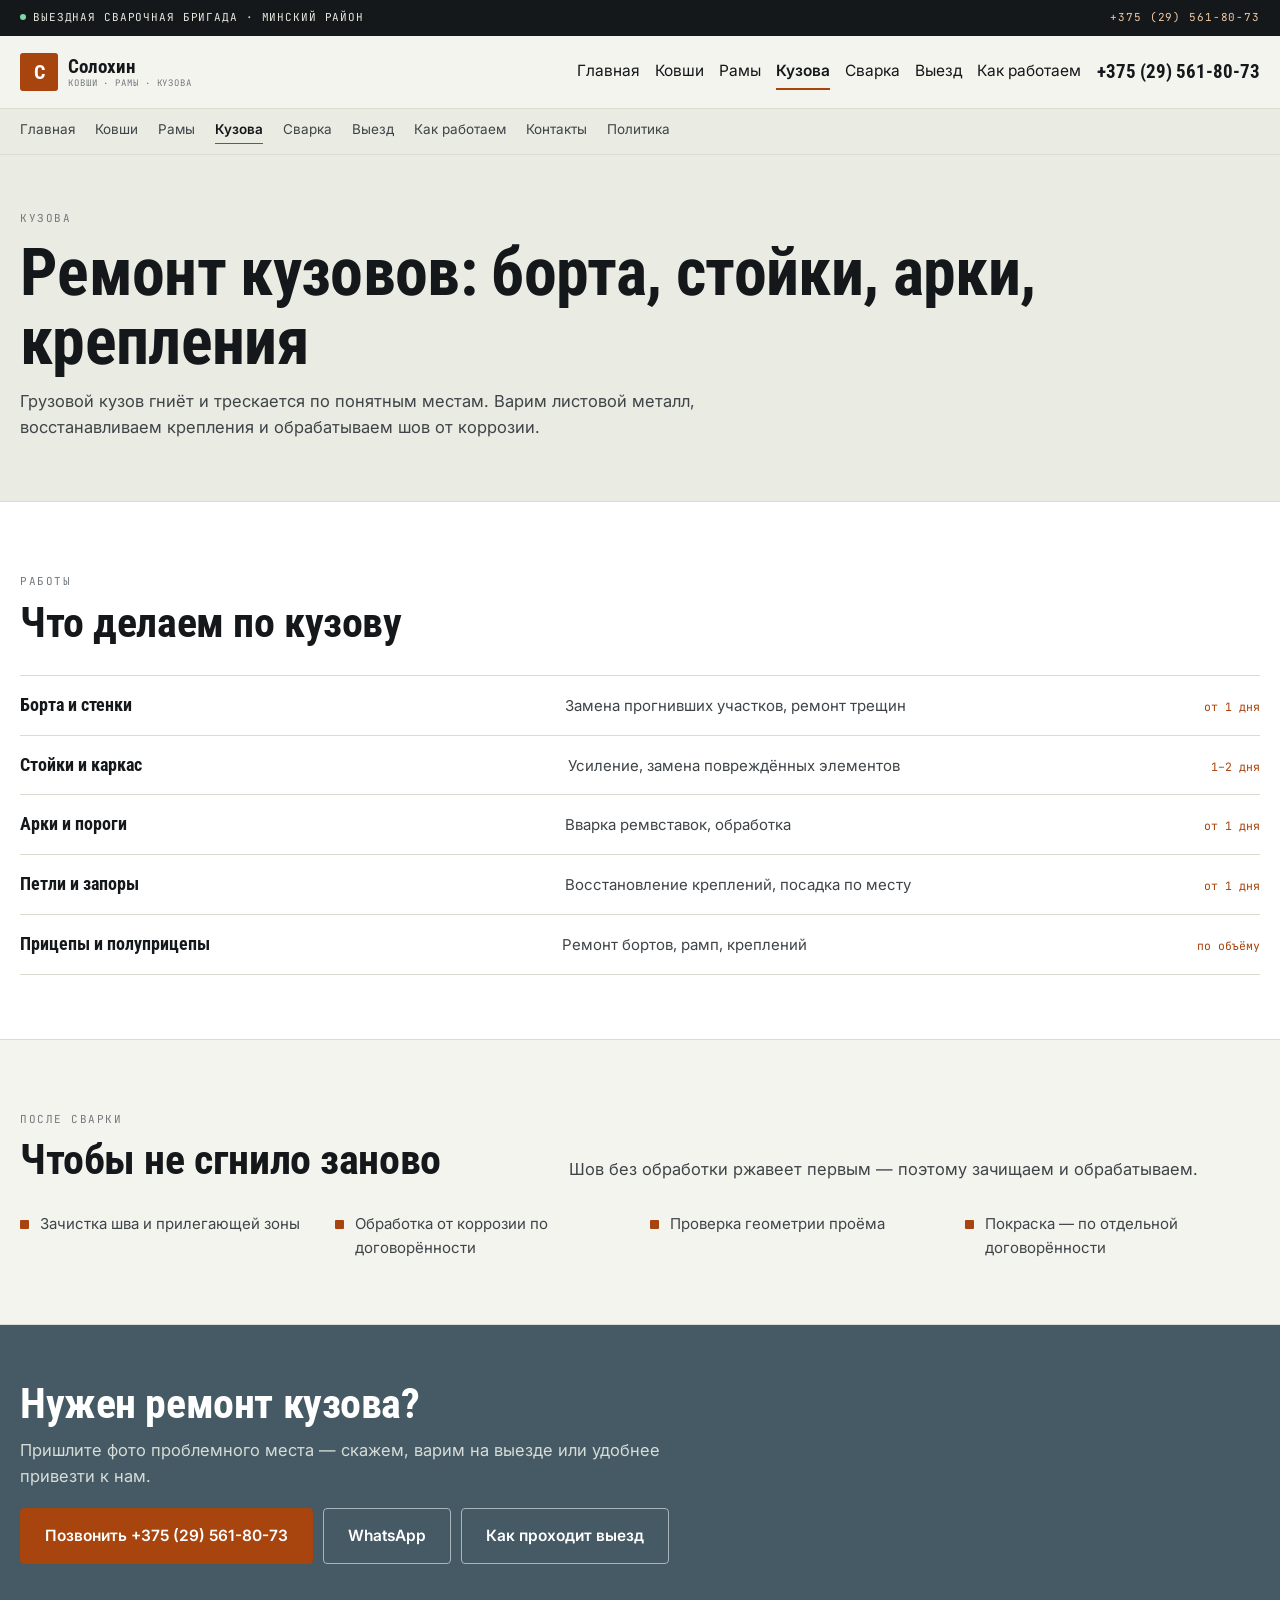
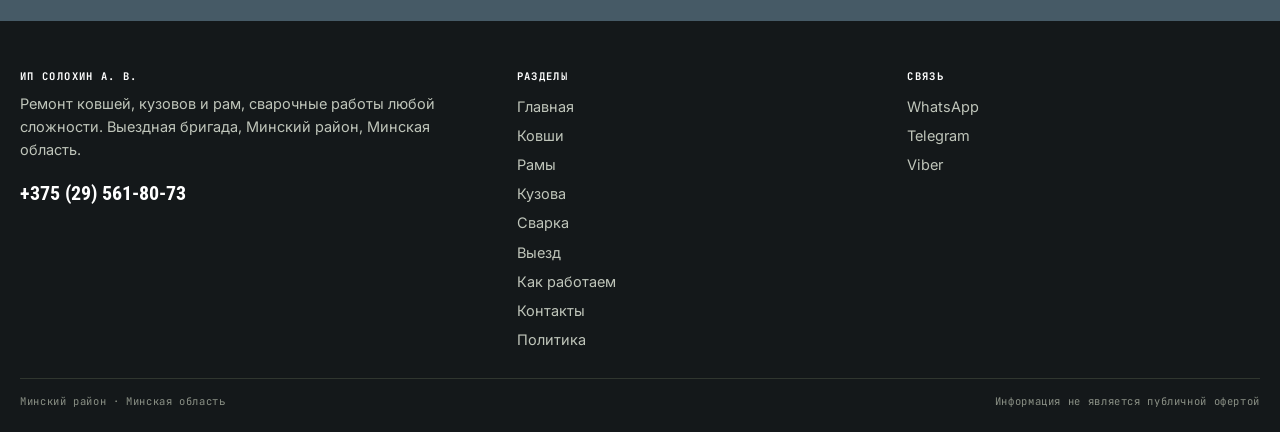
<file: kuzova.html>
<!doctype html><html lang="ru"><head><meta charset="utf-8">
<meta name="viewport" content="width=device-width,initial-scale=1">
<title>Ремонт кузовов грузовиков, самосвалов и прицепов — сварка</title><meta name="description" content="Кузовной ремонт грузовой техники: борта, стойки, арки, пороги, петли и крепления. Сварка на выезде или на площадке, Минский район.">
<meta property="og:title" content="Ремонт кузовов грузовиков, самосвалов и прицепов — сварка"><meta property="og:description" content="Кузовной ремонт грузовой техники: борта, стойки, арки, пороги, петли и крепления. Сварка на выезде или на площадке, Минский район.">
<link rel="preconnect" href="https://fonts.googleapis.com"><link rel="preconnect" href="https://fonts.gstatic.com" crossorigin>
<link href="https://fonts.googleapis.com/css2?family=Roboto+Condensed:wght@400;700&family=Inter:wght@400;500;600&family=JetBrains+Mono:wght@400&display=swap" rel="stylesheet">
<style>
:root{--paper:#F4F4EF;--ink:#15181B;--ink2:#3E4448;--muted:#72787C;--line:#DADCD2;--line2:#C2C6BB;
--rust:#A8450F;--rust-d:#82330A;--steel:#465A66;--deep:#14181A}
*{box-sizing:border-box}
body{margin:0;background:var(--paper);color:var(--ink);font:16.5px/1.6 Inter,system-ui,sans-serif;overflow-x:hidden}
img{max-width:100%;display:block}
h1,h2,h3{margin:0;font-family:'Roboto Condensed',Impact,sans-serif;font-weight:700;line-height:1.05;letter-spacing:-.01em}
h1{font-size:clamp(34px,5.2vw,66px)}
h2{font-size:clamp(25px,3.4vw,42px)}
a{color:inherit;text-decoration:none}
button{font:inherit;color:inherit;background:none;border:0;cursor:pointer}
.wrap{width:min(1240px,100% - 36px);margin:0 auto}
.hero{position:relative;isolation:isolate;overflow:hidden;background:#DDE0D5}
.hero__bg{position:absolute;inset:0;z-index:-2}.hero__bg img{width:100%;height:100%;object-fit:cover}
.hero::after{content:'';position:absolute;inset:0;z-index:-1;background:linear-gradient(96deg,rgba(248,248,243,.97) 0%,rgba(248,248,243,.93) 44%,rgba(248,248,243,.55) 68%,rgba(248,248,243,.1) 100%)}
.hero__in{padding:clamp(32px,5vw,70px) 0 clamp(28px,4vw,52px);max-width:660px}
.btn{display:inline-flex;align-items:center;justify-content:center;gap:9px;padding:15px 24px;border-radius:4px;font-weight:600;font-size:15.5px;border:1.5px solid transparent;transition:.15s}
.btn--p{background:var(--rust);color:#fff;border-color:var(--rust)}.btn--p:hover{background:var(--rust-d);border-color:var(--rust-d)}
.btn--s{background:transparent;color:var(--ink);border-color:var(--line2)}.btn--s:hover{border-color:var(--ink)}
</style>
<link rel="stylesheet" href="assets/css/site.v1.css"></head><body>
<div class="top"><div class="wrap"><span><i></i>Выездная сварочная бригада · Минский район</span><a href="tel:+375295618073">+375 (29) 561-80-73</a></div></div>
<header class="hd"><div class="wrap hd__in">
<a class="logo" href="index.html"><b>С</b><span>Солохин<small>ковши · рамы · кузова</small></span></a>
<nav class="nav"><a href="index.html">Главная</a><a href="kovshi.html">Ковши</a><a href="ramy.html">Рамы</a><a href="kuzova.html" class="on">Кузова</a><a href="svarka.html">Сварка</a><a href="vyezd.html">Выезд</a><a href="process.html">Как работаем</a></nav>
<a class="hd__tel" href="tel:+375295618073">+375 (29) 561-80-73</a>
<button class="burger" id="burger" aria-label="Меню" aria-expanded="false"><span></span><span></span><span></span></button>
</div></header>
<div class="strip"><div class="wrap strip__in"><a href="index.html">Главная</a><a href="kovshi.html">Ковши</a><a href="ramy.html">Рамы</a><a href="kuzova.html" aria-current="page">Кузова</a><a href="svarka.html">Сварка</a><a href="vyezd.html">Выезд</a><a href="process.html">Как работаем</a><a href="kontakty.html">Контакты</a><a href="politika.html">Политика</a></div></div>
<div class="drw" id="drawer" role="dialog" aria-modal="true" aria-label="Меню">
<div class="drw__top"><b>Меню</b><button class="drw__x" id="drawerClose" aria-label="Закрыть">×</button></div>
<nav><a href="index.html">Главная</a><a href="kovshi.html">Ковши</a><a href="ramy.html">Рамы</a><a href="kuzova.html">Кузова</a><a href="svarka.html">Сварка</a><a href="vyezd.html">Выезд</a><a href="process.html">Как работаем</a><a href="kontakty.html">Контакты</a><a href="politika.html">Политика</a></nav>
<div class="drw__c"><a class="btn btn--p" href="tel:+375295618073">Позвонить</a><a class="btn btn--s" href="https://wa.me/375295618073" target="_blank" rel="noopener">WhatsApp</a></div>
</div><main><section class="ph"><div class="wrap"><span class="mono">Кузова</span><h1 style="margin-top:9px">Ремонт кузовов: борта, стойки, арки, крепления</h1><p>Грузовой кузов гниёт и трескается по понятным местам. Варим листовой металл, восстанавливаем крепления и обрабатываем шов от коррозии.</p></div></section><section class="sec sec--alt"><div class="wrap"><div class="sec__head"><div><span class="mono">Работы</span><h2 style="margin-top:8px">Что делаем по кузову</h2></div><p></p></div><div class="rows"><div class="row"><b>Борта и стенки</b><span>Замена прогнивших участков, ремонт трещин</span><i>от 1 дня</i></div><div class="row"><b>Стойки и каркас</b><span>Усиление, замена повреждённых элементов</span><i>1–2 дня</i></div><div class="row"><b>Арки и пороги</b><span>Вварка ремвставок, обработка</span><i>от 1 дня</i></div><div class="row"><b>Петли и запоры</b><span>Восстановление креплений, посадка по месту</span><i>от 1 дня</i></div><div class="row"><b>Прицепы и полуприцепы</b><span>Ремонт бортов, рамп, креплений</span><i>по объёму</i></div></div></div></section><section class="sec "><div class="wrap"><div class="sec__head"><div><span class="mono">После сварки</span><h2 style="margin-top:8px">Чтобы не сгнило заново</h2></div><p>Шов без обработки ржавеет первым — поэтому зачищаем и обрабатываем.</p></div><ul class="chk"><li>Зачистка шва и прилегающей зоны</li><li>Обработка от коррозии по договорённости</li><li>Проверка геометрии проёма</li><li>Покраска — по отдельной договорённости</li></ul></div></section><section class="cta"><div class="wrap"><h2>Нужен ремонт кузова?</h2><p>Пришлите фото проблемного места — скажем, варим на выезде или удобнее привезти к нам.</p><div class="cta__a"><a class="btn btn--p" href="tel:+375295618073">Позвонить +375 (29) 561-80-73</a><a class="btn btn--s" href="https://wa.me/375295618073" target="_blank" rel="noopener">WhatsApp</a><a class="btn btn--s" href="vyezd.html">Как проходит выезд</a></div></div></section></main>
<footer class="ft"><div class="wrap"><div class="ft__g">
<div><h4>ИП Солохин А. В.</h4><p>Ремонт ковшей, кузовов и рам, сварочные работы любой сложности. Выездная бригада, Минский район, Минская область.</p>
<a class="ft__tel" href="tel:+375295618073">+375 (29) 561-80-73</a></div>
<div><h4>Разделы</h4><a href="index.html">Главная</a><a href="kovshi.html">Ковши</a><a href="ramy.html">Рамы</a><a href="kuzova.html">Кузова</a><a href="svarka.html">Сварка</a><a href="vyezd.html">Выезд</a><a href="process.html">Как работаем</a><a href="kontakty.html">Контакты</a><a href="politika.html">Политика</a></div>
<div><h4>Связь</h4><a href="https://wa.me/375295618073" target="_blank" rel="noopener">WhatsApp</a><a href="https://t.me/+375295618073" target="_blank" rel="noopener">Telegram</a><a href="viber://chat?number=%2B375295618073">Viber</a></div>
</div><div class="ft__bot"><span>Минский район · Минская область</span><span>Информация не является публичной офертой</span></div></div></footer>
<div class="mbar"><a href="tel:+375295618073"><b>Позвонить</b></a><a href="https://wa.me/375295618073" target="_blank" rel="noopener"><b>WhatsApp</b></a><a href="viber://chat?number=%2B375295618073"><b>Viber</b></a><a href="https://t.me/+375295618073" target="_blank" rel="noopener"><b>Telegram</b></a></div>
<script src="assets/js/main.v1.js" defer></script></body></html>
</file>
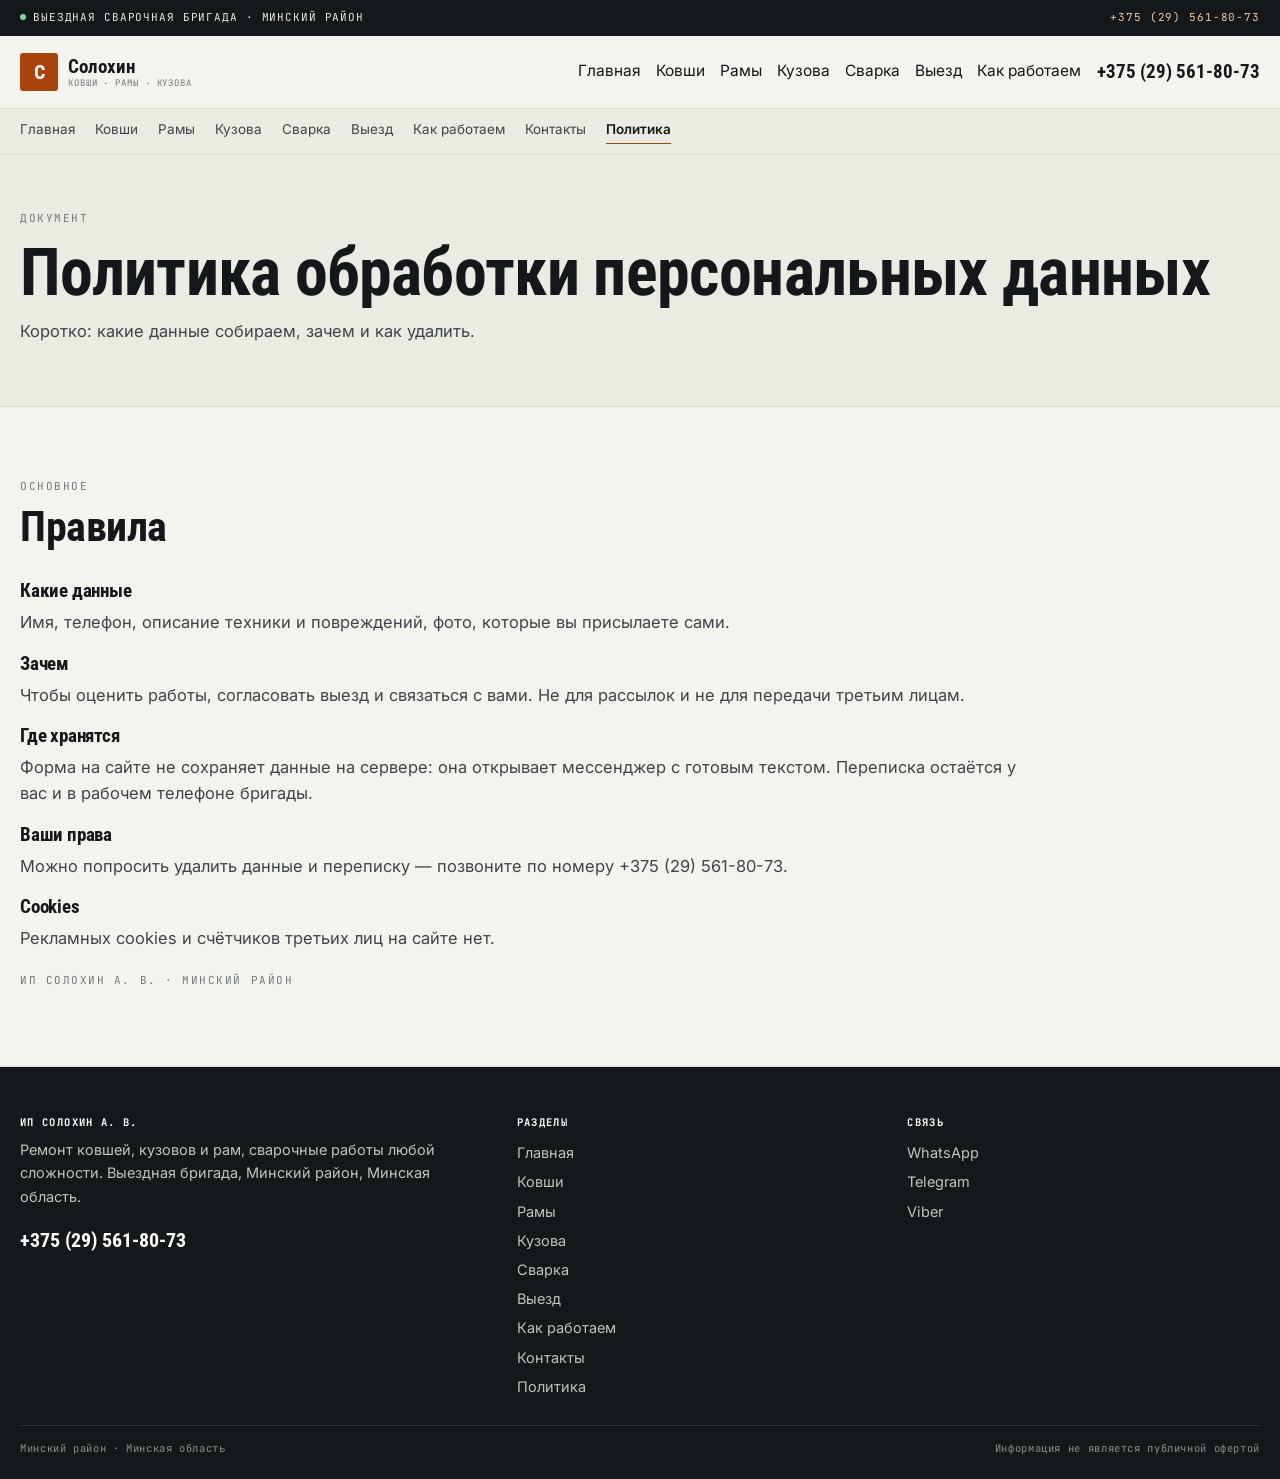
<file: politika.html>
<!doctype html><html lang="ru"><head><meta charset="utf-8">
<meta name="viewport" content="width=device-width,initial-scale=1">
<title>Политика обработки данных — ИП Солохин А. В.</title><meta name="description" content="Политика в отношении обработки персональных данных сайта ремонта ковшей, кузовов и рам.">
<meta property="og:title" content="Политика обработки данных — ИП Солохин А. В."><meta property="og:description" content="Политика в отношении обработки персональных данных сайта ремонта ковшей, кузовов и рам.">
<link rel="preconnect" href="https://fonts.googleapis.com"><link rel="preconnect" href="https://fonts.gstatic.com" crossorigin>
<link href="https://fonts.googleapis.com/css2?family=Roboto+Condensed:wght@400;700&family=Inter:wght@400;500;600&family=JetBrains+Mono:wght@400&display=swap" rel="stylesheet">
<style>
:root{--paper:#F4F4EF;--ink:#15181B;--ink2:#3E4448;--muted:#72787C;--line:#DADCD2;--line2:#C2C6BB;
--rust:#A8450F;--rust-d:#82330A;--steel:#465A66;--deep:#14181A}
*{box-sizing:border-box}
body{margin:0;background:var(--paper);color:var(--ink);font:16.5px/1.6 Inter,system-ui,sans-serif;overflow-x:hidden}
img{max-width:100%;display:block}
h1,h2,h3{margin:0;font-family:'Roboto Condensed',Impact,sans-serif;font-weight:700;line-height:1.05;letter-spacing:-.01em}
h1{font-size:clamp(34px,5.2vw,66px)}
h2{font-size:clamp(25px,3.4vw,42px)}
a{color:inherit;text-decoration:none}
button{font:inherit;color:inherit;background:none;border:0;cursor:pointer}
.wrap{width:min(1240px,100% - 36px);margin:0 auto}
.hero{position:relative;isolation:isolate;overflow:hidden;background:#DDE0D5}
.hero__bg{position:absolute;inset:0;z-index:-2}.hero__bg img{width:100%;height:100%;object-fit:cover}
.hero::after{content:'';position:absolute;inset:0;z-index:-1;background:linear-gradient(96deg,rgba(248,248,243,.97) 0%,rgba(248,248,243,.93) 44%,rgba(248,248,243,.55) 68%,rgba(248,248,243,.1) 100%)}
.hero__in{padding:clamp(32px,5vw,70px) 0 clamp(28px,4vw,52px);max-width:660px}
.btn{display:inline-flex;align-items:center;justify-content:center;gap:9px;padding:15px 24px;border-radius:4px;font-weight:600;font-size:15.5px;border:1.5px solid transparent;transition:.15s}
.btn--p{background:var(--rust);color:#fff;border-color:var(--rust)}.btn--p:hover{background:var(--rust-d);border-color:var(--rust-d)}
.btn--s{background:transparent;color:var(--ink);border-color:var(--line2)}.btn--s:hover{border-color:var(--ink)}
</style>
<link rel="stylesheet" href="assets/css/site.v1.css"></head><body>
<div class="top"><div class="wrap"><span><i></i>Выездная сварочная бригада · Минский район</span><a href="tel:+375295618073">+375 (29) 561-80-73</a></div></div>
<header class="hd"><div class="wrap hd__in">
<a class="logo" href="index.html"><b>С</b><span>Солохин<small>ковши · рамы · кузова</small></span></a>
<nav class="nav"><a href="index.html">Главная</a><a href="kovshi.html">Ковши</a><a href="ramy.html">Рамы</a><a href="kuzova.html">Кузова</a><a href="svarka.html">Сварка</a><a href="vyezd.html">Выезд</a><a href="process.html">Как работаем</a></nav>
<a class="hd__tel" href="tel:+375295618073">+375 (29) 561-80-73</a>
<button class="burger" id="burger" aria-label="Меню" aria-expanded="false"><span></span><span></span><span></span></button>
</div></header>
<div class="strip"><div class="wrap strip__in"><a href="index.html">Главная</a><a href="kovshi.html">Ковши</a><a href="ramy.html">Рамы</a><a href="kuzova.html">Кузова</a><a href="svarka.html">Сварка</a><a href="vyezd.html">Выезд</a><a href="process.html">Как работаем</a><a href="kontakty.html">Контакты</a><a href="politika.html" aria-current="page">Политика</a></div></div>
<div class="drw" id="drawer" role="dialog" aria-modal="true" aria-label="Меню">
<div class="drw__top"><b>Меню</b><button class="drw__x" id="drawerClose" aria-label="Закрыть">×</button></div>
<nav><a href="index.html">Главная</a><a href="kovshi.html">Ковши</a><a href="ramy.html">Рамы</a><a href="kuzova.html">Кузова</a><a href="svarka.html">Сварка</a><a href="vyezd.html">Выезд</a><a href="process.html">Как работаем</a><a href="kontakty.html">Контакты</a><a href="politika.html">Политика</a></nav>
<div class="drw__c"><a class="btn btn--p" href="tel:+375295618073">Позвонить</a><a class="btn btn--s" href="https://wa.me/375295618073" target="_blank" rel="noopener">WhatsApp</a></div>
</div><main><section class="ph"><div class="wrap"><span class="mono">Документ</span><h1 style="margin-top:9px">Политика обработки персональных данных</h1><p>Коротко: какие данные собираем, зачем и как удалить.</p></div></section><section class="sec "><div class="wrap"><div class="sec__head"><div><span class="mono">Основное</span><h2 style="margin-top:8px">Правила</h2></div><p></p></div><div style="max-width:62em"><h3>Какие данные</h3><p style="color:var(--ink2);margin-top:7px">Имя, телефон, описание техники и повреждений, фото, которые вы присылаете сами.</p><h3 style="margin-top:16px">Зачем</h3><p style="color:var(--ink2);margin-top:7px">Чтобы оценить работы, согласовать выезд и связаться с вами. Не для рассылок и не для передачи третьим лицам.</p><h3 style="margin-top:16px">Где хранятся</h3><p style="color:var(--ink2);margin-top:7px">Форма на сайте не сохраняет данные на сервере: она открывает мессенджер с готовым текстом. Переписка остаётся у вас и в рабочем телефоне бригады.</p><h3 style="margin-top:16px">Ваши права</h3><p style="color:var(--ink2);margin-top:7px">Можно попросить удалить данные и переписку — позвоните по номеру +375 (29) 561-80-73.</p><h3 style="margin-top:16px">Cookies</h3><p style="color:var(--ink2);margin-top:7px">Рекламных cookies и счётчиков третьих лиц на сайте нет.</p><p class="mono" style="margin-top:20px">ИП Солохин А. В. · Минский район</p></div></div></section></main>
<footer class="ft"><div class="wrap"><div class="ft__g">
<div><h4>ИП Солохин А. В.</h4><p>Ремонт ковшей, кузовов и рам, сварочные работы любой сложности. Выездная бригада, Минский район, Минская область.</p>
<a class="ft__tel" href="tel:+375295618073">+375 (29) 561-80-73</a></div>
<div><h4>Разделы</h4><a href="index.html">Главная</a><a href="kovshi.html">Ковши</a><a href="ramy.html">Рамы</a><a href="kuzova.html">Кузова</a><a href="svarka.html">Сварка</a><a href="vyezd.html">Выезд</a><a href="process.html">Как работаем</a><a href="kontakty.html">Контакты</a><a href="politika.html">Политика</a></div>
<div><h4>Связь</h4><a href="https://wa.me/375295618073" target="_blank" rel="noopener">WhatsApp</a><a href="https://t.me/+375295618073" target="_blank" rel="noopener">Telegram</a><a href="viber://chat?number=%2B375295618073">Viber</a></div>
</div><div class="ft__bot"><span>Минский район · Минская область</span><span>Информация не является публичной офертой</span></div></div></footer>
<div class="mbar"><a href="tel:+375295618073"><b>Позвонить</b></a><a href="https://wa.me/375295618073" target="_blank" rel="noopener"><b>WhatsApp</b></a><a href="viber://chat?number=%2B375295618073"><b>Viber</b></a><a href="https://t.me/+375295618073" target="_blank" rel="noopener"><b>Telegram</b></a></div>
<script src="assets/js/main.v1.js" defer></script></body></html>
</file>
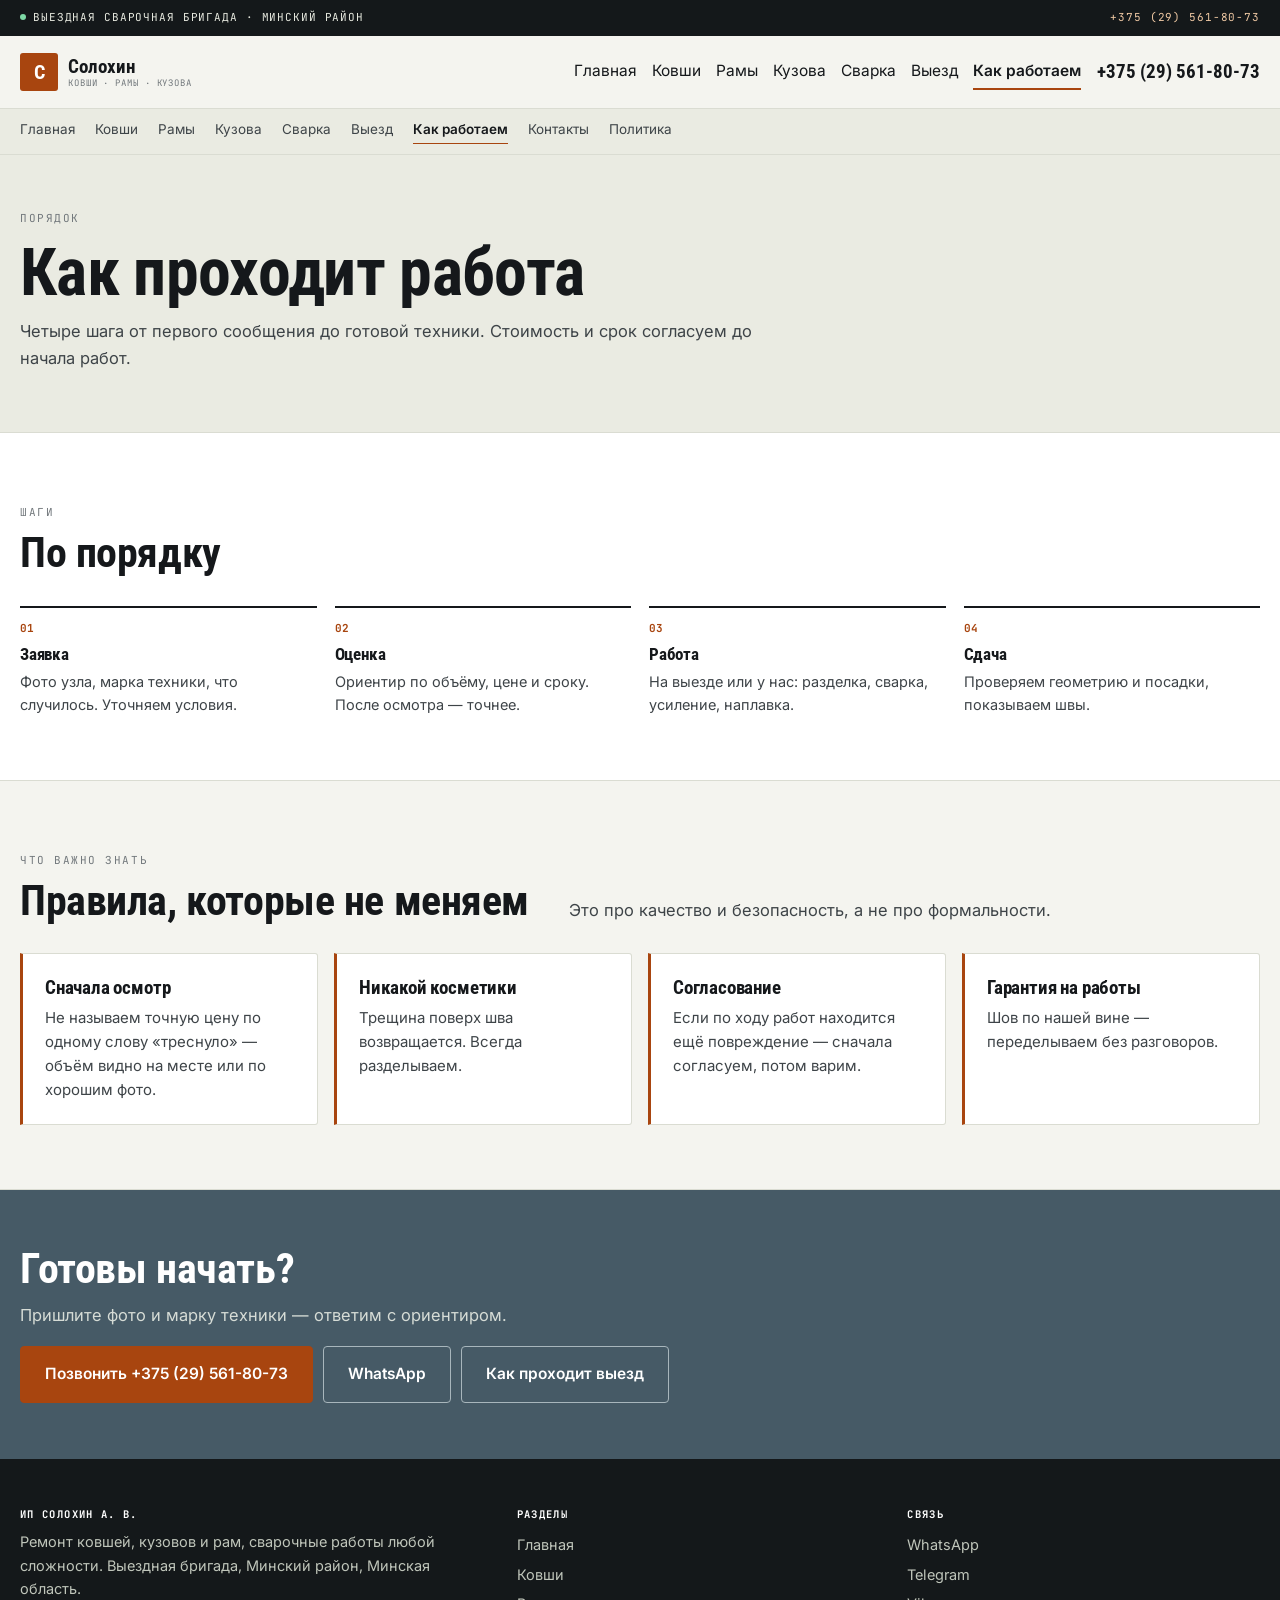
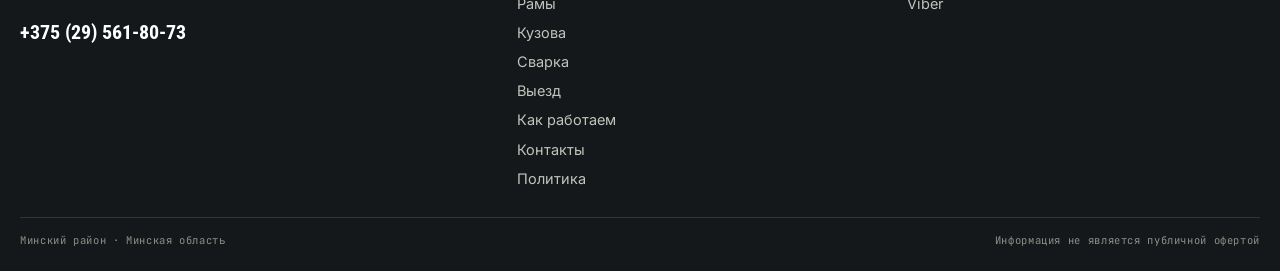
<file: process.html>
<!doctype html><html lang="ru"><head><meta charset="utf-8">
<meta name="viewport" content="width=device-width,initial-scale=1">
<title>Как мы работаем — ремонт ковшей, рам и кузовов</title><meta name="description" content="Порядок работы: заявка и фото, оценка, выезд или заезд, сварка, проверка и сдача. Выездная бригада, Минский район.">
<meta property="og:title" content="Как мы работаем — ремонт ковшей, рам и кузовов"><meta property="og:description" content="Порядок работы: заявка и фото, оценка, выезд или заезд, сварка, проверка и сдача. Выездная бригада, Минский район.">
<link rel="preconnect" href="https://fonts.googleapis.com"><link rel="preconnect" href="https://fonts.gstatic.com" crossorigin>
<link href="https://fonts.googleapis.com/css2?family=Roboto+Condensed:wght@400;700&family=Inter:wght@400;500;600&family=JetBrains+Mono:wght@400&display=swap" rel="stylesheet">
<style>
:root{--paper:#F4F4EF;--ink:#15181B;--ink2:#3E4448;--muted:#72787C;--line:#DADCD2;--line2:#C2C6BB;
--rust:#A8450F;--rust-d:#82330A;--steel:#465A66;--deep:#14181A}
*{box-sizing:border-box}
body{margin:0;background:var(--paper);color:var(--ink);font:16.5px/1.6 Inter,system-ui,sans-serif;overflow-x:hidden}
img{max-width:100%;display:block}
h1,h2,h3{margin:0;font-family:'Roboto Condensed',Impact,sans-serif;font-weight:700;line-height:1.05;letter-spacing:-.01em}
h1{font-size:clamp(34px,5.2vw,66px)}
h2{font-size:clamp(25px,3.4vw,42px)}
a{color:inherit;text-decoration:none}
button{font:inherit;color:inherit;background:none;border:0;cursor:pointer}
.wrap{width:min(1240px,100% - 36px);margin:0 auto}
.hero{position:relative;isolation:isolate;overflow:hidden;background:#DDE0D5}
.hero__bg{position:absolute;inset:0;z-index:-2}.hero__bg img{width:100%;height:100%;object-fit:cover}
.hero::after{content:'';position:absolute;inset:0;z-index:-1;background:linear-gradient(96deg,rgba(248,248,243,.97) 0%,rgba(248,248,243,.93) 44%,rgba(248,248,243,.55) 68%,rgba(248,248,243,.1) 100%)}
.hero__in{padding:clamp(32px,5vw,70px) 0 clamp(28px,4vw,52px);max-width:660px}
.btn{display:inline-flex;align-items:center;justify-content:center;gap:9px;padding:15px 24px;border-radius:4px;font-weight:600;font-size:15.5px;border:1.5px solid transparent;transition:.15s}
.btn--p{background:var(--rust);color:#fff;border-color:var(--rust)}.btn--p:hover{background:var(--rust-d);border-color:var(--rust-d)}
.btn--s{background:transparent;color:var(--ink);border-color:var(--line2)}.btn--s:hover{border-color:var(--ink)}
</style>
<link rel="stylesheet" href="assets/css/site.v1.css"></head><body>
<div class="top"><div class="wrap"><span><i></i>Выездная сварочная бригада · Минский район</span><a href="tel:+375295618073">+375 (29) 561-80-73</a></div></div>
<header class="hd"><div class="wrap hd__in">
<a class="logo" href="index.html"><b>С</b><span>Солохин<small>ковши · рамы · кузова</small></span></a>
<nav class="nav"><a href="index.html">Главная</a><a href="kovshi.html">Ковши</a><a href="ramy.html">Рамы</a><a href="kuzova.html">Кузова</a><a href="svarka.html">Сварка</a><a href="vyezd.html">Выезд</a><a href="process.html" class="on">Как работаем</a></nav>
<a class="hd__tel" href="tel:+375295618073">+375 (29) 561-80-73</a>
<button class="burger" id="burger" aria-label="Меню" aria-expanded="false"><span></span><span></span><span></span></button>
</div></header>
<div class="strip"><div class="wrap strip__in"><a href="index.html">Главная</a><a href="kovshi.html">Ковши</a><a href="ramy.html">Рамы</a><a href="kuzova.html">Кузова</a><a href="svarka.html">Сварка</a><a href="vyezd.html">Выезд</a><a href="process.html" aria-current="page">Как работаем</a><a href="kontakty.html">Контакты</a><a href="politika.html">Политика</a></div></div>
<div class="drw" id="drawer" role="dialog" aria-modal="true" aria-label="Меню">
<div class="drw__top"><b>Меню</b><button class="drw__x" id="drawerClose" aria-label="Закрыть">×</button></div>
<nav><a href="index.html">Главная</a><a href="kovshi.html">Ковши</a><a href="ramy.html">Рамы</a><a href="kuzova.html">Кузова</a><a href="svarka.html">Сварка</a><a href="vyezd.html">Выезд</a><a href="process.html">Как работаем</a><a href="kontakty.html">Контакты</a><a href="politika.html">Политика</a></nav>
<div class="drw__c"><a class="btn btn--p" href="tel:+375295618073">Позвонить</a><a class="btn btn--s" href="https://wa.me/375295618073" target="_blank" rel="noopener">WhatsApp</a></div>
</div><main><section class="ph"><div class="wrap"><span class="mono">Порядок</span><h1 style="margin-top:9px">Как проходит работа</h1><p>Четыре шага от первого сообщения до готовой техники. Стоимость и срок согласуем до начала работ.</p></div></section><section class="sec sec--alt"><div class="wrap"><div class="sec__head"><div><span class="mono">Шаги</span><h2 style="margin-top:8px">По порядку</h2></div><p></p></div><div class="steps"><div class="step"><b>01</b><h3>Заявка</h3><p>Фото узла, марка техники, что случилось. Уточняем условия.</p></div><div class="step"><b>02</b><h3>Оценка</h3><p>Ориентир по объёму, цене и сроку. После осмотра — точнее.</p></div><div class="step"><b>03</b><h3>Работа</h3><p>На выезде или у нас: разделка, сварка, усиление, наплавка.</p></div><div class="step"><b>04</b><h3>Сдача</h3><p>Проверяем геометрию и посадки, показываем швы.</p></div></div></div></section><section class="sec "><div class="wrap"><div class="sec__head"><div><span class="mono">Что важно знать</span><h2 style="margin-top:8px">Правила, которые не меняем</h2></div><p>Это про качество и безопасность, а не про формальности.</p></div><div class="cards"><div class="card"><h3>Сначала осмотр</h3><p>Не называем точную цену по одному слову «треснуло» — объём видно на месте или по хорошим фото.</p></div><div class="card"><h3>Никакой косметики</h3><p>Трещина поверх шва возвращается. Всегда разделываем.</p></div><div class="card"><h3>Согласование</h3><p>Если по ходу работ находится ещё повреждение — сначала согласуем, потом варим.</p></div><div class="card"><h3>Гарантия на работы</h3><p>Шов по нашей вине — переделываем без разговоров.</p></div></div></div></section><section class="cta"><div class="wrap"><h2>Готовы начать?</h2><p>Пришлите фото и марку техники — ответим с ориентиром.</p><div class="cta__a"><a class="btn btn--p" href="tel:+375295618073">Позвонить +375 (29) 561-80-73</a><a class="btn btn--s" href="https://wa.me/375295618073" target="_blank" rel="noopener">WhatsApp</a><a class="btn btn--s" href="vyezd.html">Как проходит выезд</a></div></div></section></main>
<footer class="ft"><div class="wrap"><div class="ft__g">
<div><h4>ИП Солохин А. В.</h4><p>Ремонт ковшей, кузовов и рам, сварочные работы любой сложности. Выездная бригада, Минский район, Минская область.</p>
<a class="ft__tel" href="tel:+375295618073">+375 (29) 561-80-73</a></div>
<div><h4>Разделы</h4><a href="index.html">Главная</a><a href="kovshi.html">Ковши</a><a href="ramy.html">Рамы</a><a href="kuzova.html">Кузова</a><a href="svarka.html">Сварка</a><a href="vyezd.html">Выезд</a><a href="process.html">Как работаем</a><a href="kontakty.html">Контакты</a><a href="politika.html">Политика</a></div>
<div><h4>Связь</h4><a href="https://wa.me/375295618073" target="_blank" rel="noopener">WhatsApp</a><a href="https://t.me/+375295618073" target="_blank" rel="noopener">Telegram</a><a href="viber://chat?number=%2B375295618073">Viber</a></div>
</div><div class="ft__bot"><span>Минский район · Минская область</span><span>Информация не является публичной офертой</span></div></div></footer>
<div class="mbar"><a href="tel:+375295618073"><b>Позвонить</b></a><a href="https://wa.me/375295618073" target="_blank" rel="noopener"><b>WhatsApp</b></a><a href="viber://chat?number=%2B375295618073"><b>Viber</b></a><a href="https://t.me/+375295618073" target="_blank" rel="noopener"><b>Telegram</b></a></div>
<script src="assets/js/main.v1.js" defer></script></body></html>
</file>
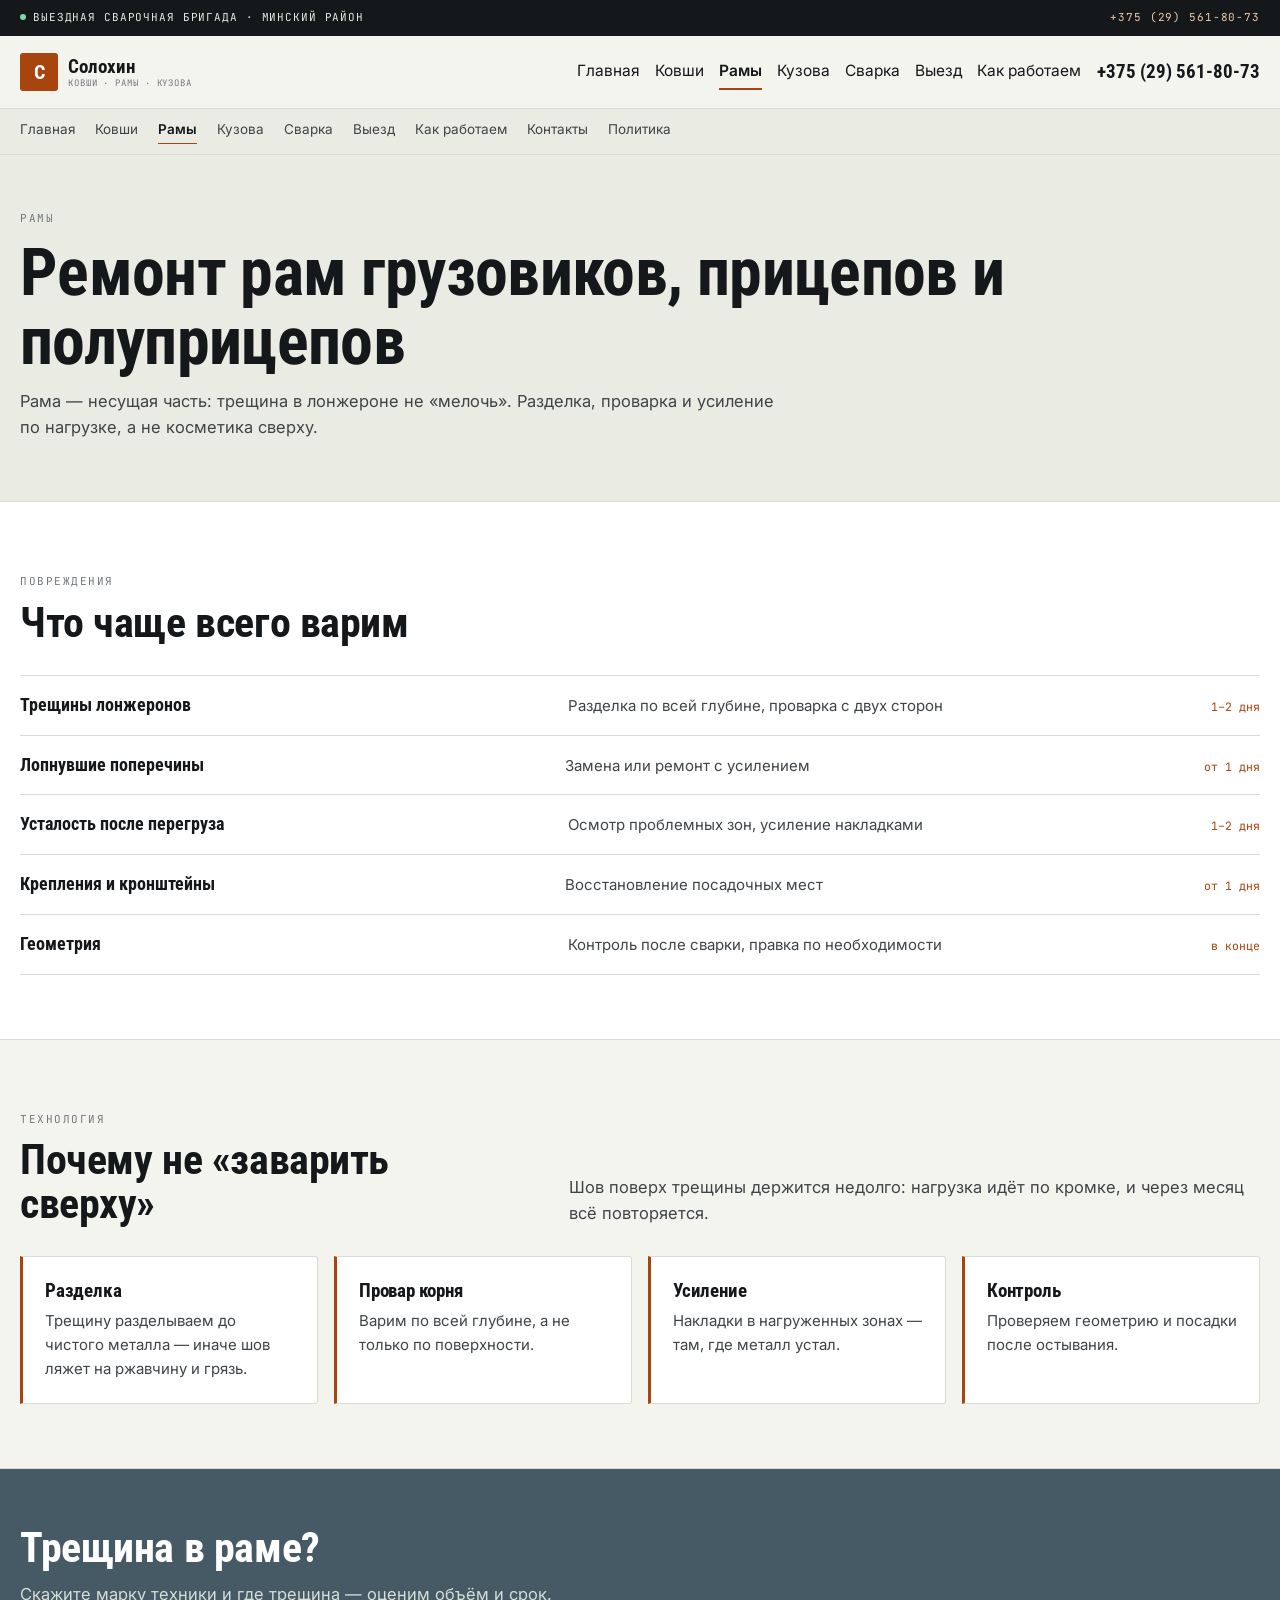
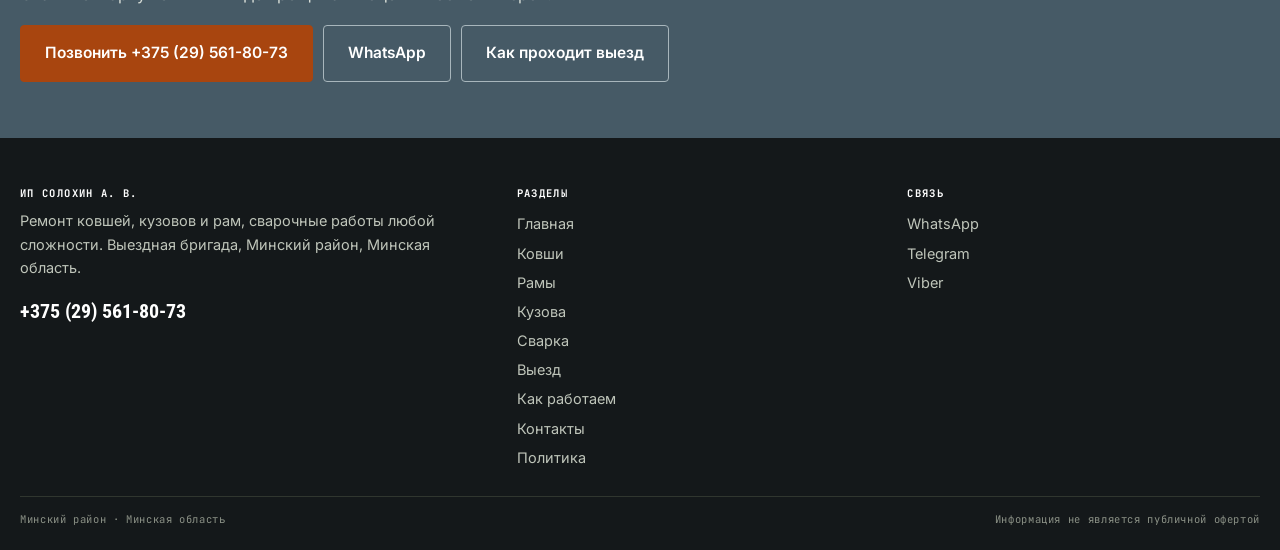
<file: ramy.html>
<!doctype html><html lang="ru"><head><meta charset="utf-8">
<meta name="viewport" content="width=device-width,initial-scale=1">
<title>Ремонт рам грузовиков и прицепов — сварка, усиление, геометрия</title><meta name="description" content="Ремонт рам: трещины лонжеронов, поперечины, усиление накладками, контроль геометрии. Выездная сварочная бригада, Минский район.">
<meta property="og:title" content="Ремонт рам грузовиков и прицепов — сварка, усиление, геометрия"><meta property="og:description" content="Ремонт рам: трещины лонжеронов, поперечины, усиление накладками, контроль геометрии. Выездная сварочная бригада, Минский район.">
<link rel="preconnect" href="https://fonts.googleapis.com"><link rel="preconnect" href="https://fonts.gstatic.com" crossorigin>
<link href="https://fonts.googleapis.com/css2?family=Roboto+Condensed:wght@400;700&family=Inter:wght@400;500;600&family=JetBrains+Mono:wght@400&display=swap" rel="stylesheet">
<style>
:root{--paper:#F4F4EF;--ink:#15181B;--ink2:#3E4448;--muted:#72787C;--line:#DADCD2;--line2:#C2C6BB;
--rust:#A8450F;--rust-d:#82330A;--steel:#465A66;--deep:#14181A}
*{box-sizing:border-box}
body{margin:0;background:var(--paper);color:var(--ink);font:16.5px/1.6 Inter,system-ui,sans-serif;overflow-x:hidden}
img{max-width:100%;display:block}
h1,h2,h3{margin:0;font-family:'Roboto Condensed',Impact,sans-serif;font-weight:700;line-height:1.05;letter-spacing:-.01em}
h1{font-size:clamp(34px,5.2vw,66px)}
h2{font-size:clamp(25px,3.4vw,42px)}
a{color:inherit;text-decoration:none}
button{font:inherit;color:inherit;background:none;border:0;cursor:pointer}
.wrap{width:min(1240px,100% - 36px);margin:0 auto}
.hero{position:relative;isolation:isolate;overflow:hidden;background:#DDE0D5}
.hero__bg{position:absolute;inset:0;z-index:-2}.hero__bg img{width:100%;height:100%;object-fit:cover}
.hero::after{content:'';position:absolute;inset:0;z-index:-1;background:linear-gradient(96deg,rgba(248,248,243,.97) 0%,rgba(248,248,243,.93) 44%,rgba(248,248,243,.55) 68%,rgba(248,248,243,.1) 100%)}
.hero__in{padding:clamp(32px,5vw,70px) 0 clamp(28px,4vw,52px);max-width:660px}
.btn{display:inline-flex;align-items:center;justify-content:center;gap:9px;padding:15px 24px;border-radius:4px;font-weight:600;font-size:15.5px;border:1.5px solid transparent;transition:.15s}
.btn--p{background:var(--rust);color:#fff;border-color:var(--rust)}.btn--p:hover{background:var(--rust-d);border-color:var(--rust-d)}
.btn--s{background:transparent;color:var(--ink);border-color:var(--line2)}.btn--s:hover{border-color:var(--ink)}
</style>
<link rel="stylesheet" href="assets/css/site.v1.css"></head><body>
<div class="top"><div class="wrap"><span><i></i>Выездная сварочная бригада · Минский район</span><a href="tel:+375295618073">+375 (29) 561-80-73</a></div></div>
<header class="hd"><div class="wrap hd__in">
<a class="logo" href="index.html"><b>С</b><span>Солохин<small>ковши · рамы · кузова</small></span></a>
<nav class="nav"><a href="index.html">Главная</a><a href="kovshi.html">Ковши</a><a href="ramy.html" class="on">Рамы</a><a href="kuzova.html">Кузова</a><a href="svarka.html">Сварка</a><a href="vyezd.html">Выезд</a><a href="process.html">Как работаем</a></nav>
<a class="hd__tel" href="tel:+375295618073">+375 (29) 561-80-73</a>
<button class="burger" id="burger" aria-label="Меню" aria-expanded="false"><span></span><span></span><span></span></button>
</div></header>
<div class="strip"><div class="wrap strip__in"><a href="index.html">Главная</a><a href="kovshi.html">Ковши</a><a href="ramy.html" aria-current="page">Рамы</a><a href="kuzova.html">Кузова</a><a href="svarka.html">Сварка</a><a href="vyezd.html">Выезд</a><a href="process.html">Как работаем</a><a href="kontakty.html">Контакты</a><a href="politika.html">Политика</a></div></div>
<div class="drw" id="drawer" role="dialog" aria-modal="true" aria-label="Меню">
<div class="drw__top"><b>Меню</b><button class="drw__x" id="drawerClose" aria-label="Закрыть">×</button></div>
<nav><a href="index.html">Главная</a><a href="kovshi.html">Ковши</a><a href="ramy.html">Рамы</a><a href="kuzova.html">Кузова</a><a href="svarka.html">Сварка</a><a href="vyezd.html">Выезд</a><a href="process.html">Как работаем</a><a href="kontakty.html">Контакты</a><a href="politika.html">Политика</a></nav>
<div class="drw__c"><a class="btn btn--p" href="tel:+375295618073">Позвонить</a><a class="btn btn--s" href="https://wa.me/375295618073" target="_blank" rel="noopener">WhatsApp</a></div>
</div><main><section class="ph"><div class="wrap"><span class="mono">Рамы</span><h1 style="margin-top:9px">Ремонт рам грузовиков, прицепов и полуприцепов</h1><p>Рама — несущая часть: трещина в лонжероне не «мелочь». Разделка, проварка и усиление по нагрузке, а не косметика сверху.</p></div></section><section class="sec sec--alt"><div class="wrap"><div class="sec__head"><div><span class="mono">Повреждения</span><h2 style="margin-top:8px">Что чаще всего варим</h2></div><p></p></div><div class="rows"><div class="row"><b>Трещины лонжеронов</b><span>Разделка по всей глубине, проварка с двух сторон</span><i>1–2 дня</i></div><div class="row"><b>Лопнувшие поперечины</b><span>Замена или ремонт с усилением</span><i>от 1 дня</i></div><div class="row"><b>Усталость после перегруза</b><span>Осмотр проблемных зон, усиление накладками</span><i>1–2 дня</i></div><div class="row"><b>Крепления и кронштейны</b><span>Восстановление посадочных мест</span><i>от 1 дня</i></div><div class="row"><b>Геометрия</b><span>Контроль после сварки, правка по необходимости</span><i>в конце</i></div></div></div></section><section class="sec "><div class="wrap"><div class="sec__head"><div><span class="mono">Технология</span><h2 style="margin-top:8px">Почему не «заварить сверху»</h2></div><p>Шов поверх трещины держится недолго: нагрузка идёт по кромке, и через месяц всё повторяется.</p></div><div class="cards"><div class="card"><h3>Разделка</h3><p>Трещину разделываем до чистого металла — иначе шов ляжет на ржавчину и грязь.</p></div><div class="card"><h3>Провар корня</h3><p>Варим по всей глубине, а не только по поверхности.</p></div><div class="card"><h3>Усиление</h3><p>Накладки в нагруженных зонах — там, где металл устал.</p></div><div class="card"><h3>Контроль</h3><p>Проверяем геометрию и посадки после остывания.</p></div></div></div></section><section class="cta"><div class="wrap"><h2>Трещина в раме?</h2><p>Скажите марку техники и где трещина — оценим объём и срок.</p><div class="cta__a"><a class="btn btn--p" href="tel:+375295618073">Позвонить +375 (29) 561-80-73</a><a class="btn btn--s" href="https://wa.me/375295618073" target="_blank" rel="noopener">WhatsApp</a><a class="btn btn--s" href="vyezd.html">Как проходит выезд</a></div></div></section></main>
<footer class="ft"><div class="wrap"><div class="ft__g">
<div><h4>ИП Солохин А. В.</h4><p>Ремонт ковшей, кузовов и рам, сварочные работы любой сложности. Выездная бригада, Минский район, Минская область.</p>
<a class="ft__tel" href="tel:+375295618073">+375 (29) 561-80-73</a></div>
<div><h4>Разделы</h4><a href="index.html">Главная</a><a href="kovshi.html">Ковши</a><a href="ramy.html">Рамы</a><a href="kuzova.html">Кузова</a><a href="svarka.html">Сварка</a><a href="vyezd.html">Выезд</a><a href="process.html">Как работаем</a><a href="kontakty.html">Контакты</a><a href="politika.html">Политика</a></div>
<div><h4>Связь</h4><a href="https://wa.me/375295618073" target="_blank" rel="noopener">WhatsApp</a><a href="https://t.me/+375295618073" target="_blank" rel="noopener">Telegram</a><a href="viber://chat?number=%2B375295618073">Viber</a></div>
</div><div class="ft__bot"><span>Минский район · Минская область</span><span>Информация не является публичной офертой</span></div></div></footer>
<div class="mbar"><a href="tel:+375295618073"><b>Позвонить</b></a><a href="https://wa.me/375295618073" target="_blank" rel="noopener"><b>WhatsApp</b></a><a href="viber://chat?number=%2B375295618073"><b>Viber</b></a><a href="https://t.me/+375295618073" target="_blank" rel="noopener"><b>Telegram</b></a></div>
<script src="assets/js/main.v1.js" defer></script></body></html>
</file>
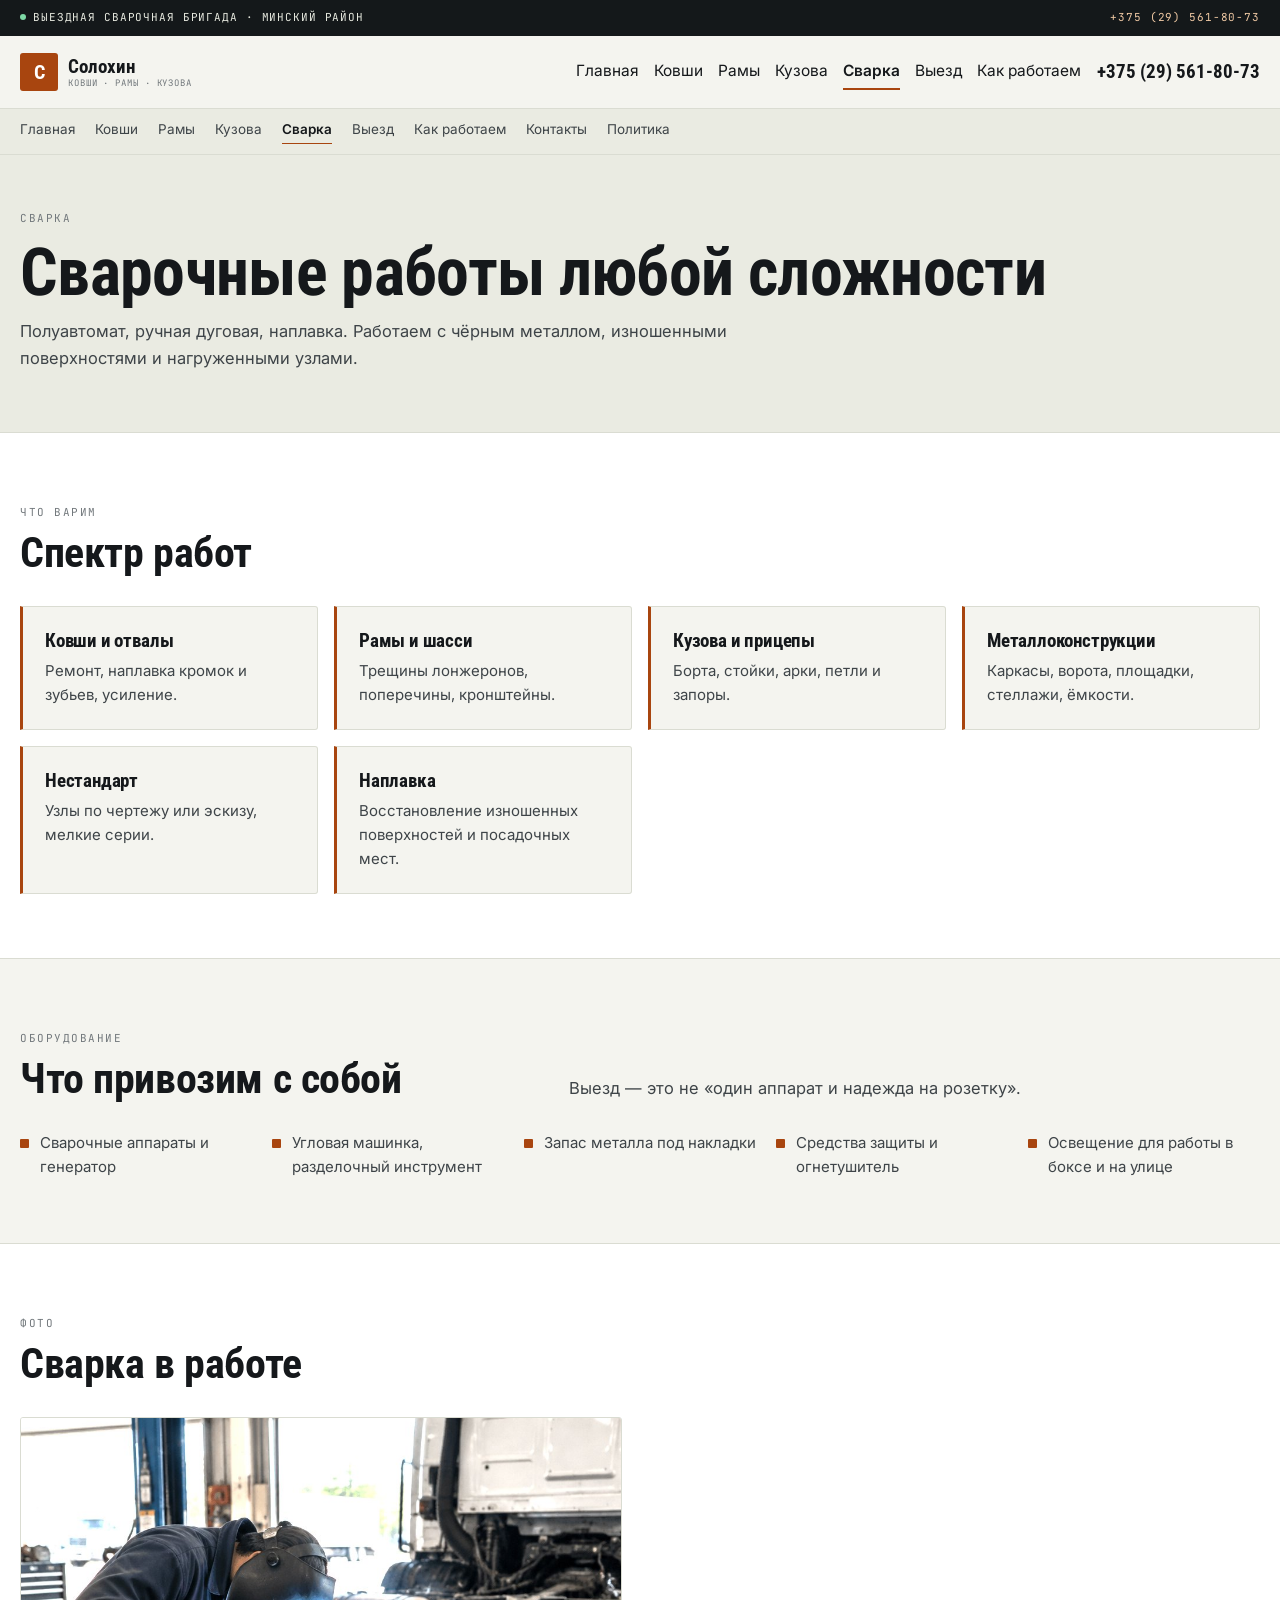
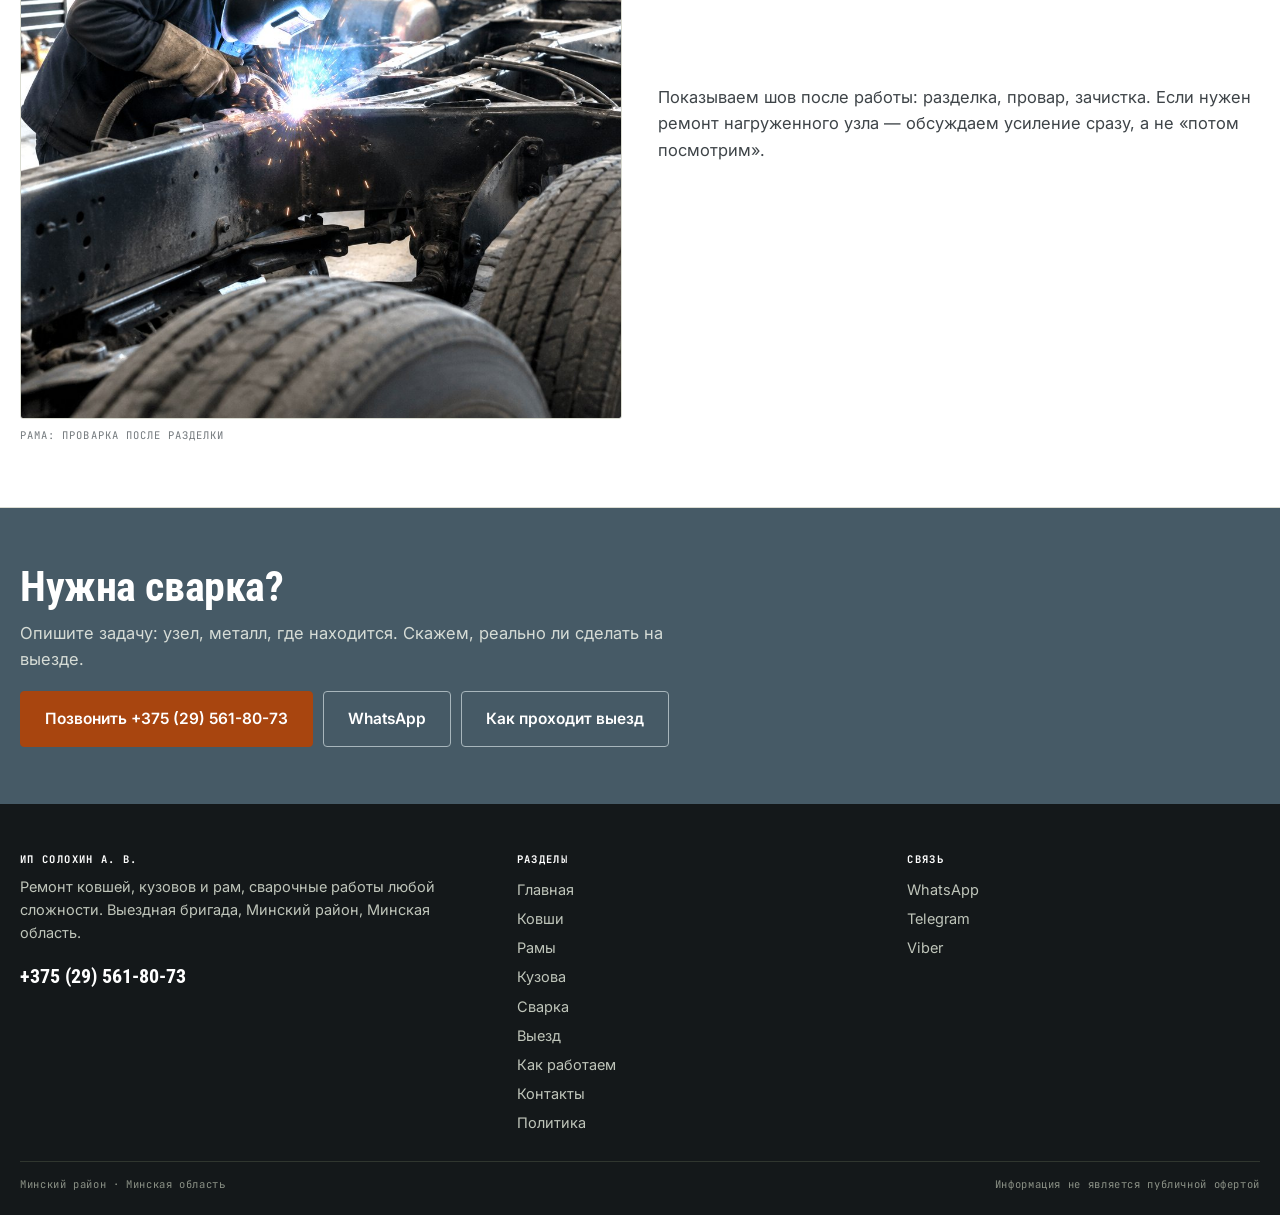
<file: svarka.html>
<!doctype html><html lang="ru"><head><meta charset="utf-8">
<meta name="viewport" content="width=device-width,initial-scale=1">
<title>Сварочные работы любой сложности — выездная бригада, Минский район</title><meta name="description" content="Сварочные работы: ковши, рамы, кузова, металлоконструкции, наплавка, усиление накладками. Выездная бригада с оборудованием, Минский район.">
<meta property="og:title" content="Сварочные работы любой сложности — выездная бригада, Минский район"><meta property="og:description" content="Сварочные работы: ковши, рамы, кузова, металлоконструкции, наплавка, усиление накладками. Выездная бригада с оборудованием, Минский район.">
<link rel="preconnect" href="https://fonts.googleapis.com"><link rel="preconnect" href="https://fonts.gstatic.com" crossorigin>
<link href="https://fonts.googleapis.com/css2?family=Roboto+Condensed:wght@400;700&family=Inter:wght@400;500;600&family=JetBrains+Mono:wght@400&display=swap" rel="stylesheet">
<style>
:root{--paper:#F4F4EF;--ink:#15181B;--ink2:#3E4448;--muted:#72787C;--line:#DADCD2;--line2:#C2C6BB;
--rust:#A8450F;--rust-d:#82330A;--steel:#465A66;--deep:#14181A}
*{box-sizing:border-box}
body{margin:0;background:var(--paper);color:var(--ink);font:16.5px/1.6 Inter,system-ui,sans-serif;overflow-x:hidden}
img{max-width:100%;display:block}
h1,h2,h3{margin:0;font-family:'Roboto Condensed',Impact,sans-serif;font-weight:700;line-height:1.05;letter-spacing:-.01em}
h1{font-size:clamp(34px,5.2vw,66px)}
h2{font-size:clamp(25px,3.4vw,42px)}
a{color:inherit;text-decoration:none}
button{font:inherit;color:inherit;background:none;border:0;cursor:pointer}
.wrap{width:min(1240px,100% - 36px);margin:0 auto}
.hero{position:relative;isolation:isolate;overflow:hidden;background:#DDE0D5}
.hero__bg{position:absolute;inset:0;z-index:-2}.hero__bg img{width:100%;height:100%;object-fit:cover}
.hero::after{content:'';position:absolute;inset:0;z-index:-1;background:linear-gradient(96deg,rgba(248,248,243,.97) 0%,rgba(248,248,243,.93) 44%,rgba(248,248,243,.55) 68%,rgba(248,248,243,.1) 100%)}
.hero__in{padding:clamp(32px,5vw,70px) 0 clamp(28px,4vw,52px);max-width:660px}
.btn{display:inline-flex;align-items:center;justify-content:center;gap:9px;padding:15px 24px;border-radius:4px;font-weight:600;font-size:15.5px;border:1.5px solid transparent;transition:.15s}
.btn--p{background:var(--rust);color:#fff;border-color:var(--rust)}.btn--p:hover{background:var(--rust-d);border-color:var(--rust-d)}
.btn--s{background:transparent;color:var(--ink);border-color:var(--line2)}.btn--s:hover{border-color:var(--ink)}
</style>
<link rel="stylesheet" href="assets/css/site.v1.css"></head><body>
<div class="top"><div class="wrap"><span><i></i>Выездная сварочная бригада · Минский район</span><a href="tel:+375295618073">+375 (29) 561-80-73</a></div></div>
<header class="hd"><div class="wrap hd__in">
<a class="logo" href="index.html"><b>С</b><span>Солохин<small>ковши · рамы · кузова</small></span></a>
<nav class="nav"><a href="index.html">Главная</a><a href="kovshi.html">Ковши</a><a href="ramy.html">Рамы</a><a href="kuzova.html">Кузова</a><a href="svarka.html" class="on">Сварка</a><a href="vyezd.html">Выезд</a><a href="process.html">Как работаем</a></nav>
<a class="hd__tel" href="tel:+375295618073">+375 (29) 561-80-73</a>
<button class="burger" id="burger" aria-label="Меню" aria-expanded="false"><span></span><span></span><span></span></button>
</div></header>
<div class="strip"><div class="wrap strip__in"><a href="index.html">Главная</a><a href="kovshi.html">Ковши</a><a href="ramy.html">Рамы</a><a href="kuzova.html">Кузова</a><a href="svarka.html" aria-current="page">Сварка</a><a href="vyezd.html">Выезд</a><a href="process.html">Как работаем</a><a href="kontakty.html">Контакты</a><a href="politika.html">Политика</a></div></div>
<div class="drw" id="drawer" role="dialog" aria-modal="true" aria-label="Меню">
<div class="drw__top"><b>Меню</b><button class="drw__x" id="drawerClose" aria-label="Закрыть">×</button></div>
<nav><a href="index.html">Главная</a><a href="kovshi.html">Ковши</a><a href="ramy.html">Рамы</a><a href="kuzova.html">Кузова</a><a href="svarka.html">Сварка</a><a href="vyezd.html">Выезд</a><a href="process.html">Как работаем</a><a href="kontakty.html">Контакты</a><a href="politika.html">Политика</a></nav>
<div class="drw__c"><a class="btn btn--p" href="tel:+375295618073">Позвонить</a><a class="btn btn--s" href="https://wa.me/375295618073" target="_blank" rel="noopener">WhatsApp</a></div>
</div><main><section class="ph"><div class="wrap"><span class="mono">Сварка</span><h1 style="margin-top:9px">Сварочные работы любой сложности</h1><p>Полуавтомат, ручная дуговая, наплавка. Работаем с чёрным металлом, изношенными поверхностями и нагруженными узлами.</p></div></section><section class="sec sec--alt"><div class="wrap"><div class="sec__head"><div><span class="mono">Что варим</span><h2 style="margin-top:8px">Спектр работ</h2></div><p></p></div><div class="cards"><div class="card"><h3>Ковши и отвалы</h3><p>Ремонт, наплавка кромок и зубьев, усиление.</p></div><div class="card"><h3>Рамы и шасси</h3><p>Трещины лонжеронов, поперечины, кронштейны.</p></div><div class="card"><h3>Кузова и прицепы</h3><p>Борта, стойки, арки, петли и запоры.</p></div><div class="card"><h3>Металлоконструкции</h3><p>Каркасы, ворота, площадки, стеллажи, ёмкости.</p></div><div class="card"><h3>Нестандарт</h3><p>Узлы по чертежу или эскизу, мелкие серии.</p></div><div class="card"><h3>Наплавка</h3><p>Восстановление изношенных поверхностей и посадочных мест.</p></div></div></div></section><section class="sec "><div class="wrap"><div class="sec__head"><div><span class="mono">Оборудование</span><h2 style="margin-top:8px">Что привозим с собой</h2></div><p>Выезд — это не «один аппарат и надежда на розетку».</p></div><ul class="chk"><li>Сварочные аппараты и генератор</li><li>Угловая машинка, разделочный инструмент</li><li>Запас металла под накладки</li><li>Средства защиты и огнетушитель</li><li>Освещение для работы в боксе и на улице</li></ul></div></section><section class="sec sec--alt"><div class="wrap"><div class="sec__head"><div><span class="mono">Фото</span><h2 style="margin-top:8px">Сварка в работе</h2></div><p></p></div><div class="split"><figure><img src="assets/img/weld.jpg" alt="Сварка металлической рамы" loading="lazy"><figcaption>Рама: проварка после разделки</figcaption></figure><div><p style="color:var(--ink2)">Показываем шов после работы: разделка, провар, зачистка. Если нужен ремонт нагруженного узла — обсуждаем усиление сразу, а не «потом посмотрим».</p></div></div></div></section><section class="cta"><div class="wrap"><h2>Нужна сварка?</h2><p>Опишите задачу: узел, металл, где находится. Скажем, реально ли сделать на выезде.</p><div class="cta__a"><a class="btn btn--p" href="tel:+375295618073">Позвонить +375 (29) 561-80-73</a><a class="btn btn--s" href="https://wa.me/375295618073" target="_blank" rel="noopener">WhatsApp</a><a class="btn btn--s" href="vyezd.html">Как проходит выезд</a></div></div></section></main>
<footer class="ft"><div class="wrap"><div class="ft__g">
<div><h4>ИП Солохин А. В.</h4><p>Ремонт ковшей, кузовов и рам, сварочные работы любой сложности. Выездная бригада, Минский район, Минская область.</p>
<a class="ft__tel" href="tel:+375295618073">+375 (29) 561-80-73</a></div>
<div><h4>Разделы</h4><a href="index.html">Главная</a><a href="kovshi.html">Ковши</a><a href="ramy.html">Рамы</a><a href="kuzova.html">Кузова</a><a href="svarka.html">Сварка</a><a href="vyezd.html">Выезд</a><a href="process.html">Как работаем</a><a href="kontakty.html">Контакты</a><a href="politika.html">Политика</a></div>
<div><h4>Связь</h4><a href="https://wa.me/375295618073" target="_blank" rel="noopener">WhatsApp</a><a href="https://t.me/+375295618073" target="_blank" rel="noopener">Telegram</a><a href="viber://chat?number=%2B375295618073">Viber</a></div>
</div><div class="ft__bot"><span>Минский район · Минская область</span><span>Информация не является публичной офертой</span></div></div></footer>
<div class="mbar"><a href="tel:+375295618073"><b>Позвонить</b></a><a href="https://wa.me/375295618073" target="_blank" rel="noopener"><b>WhatsApp</b></a><a href="viber://chat?number=%2B375295618073"><b>Viber</b></a><a href="https://t.me/+375295618073" target="_blank" rel="noopener"><b>Telegram</b></a></div>
<script src="assets/js/main.v1.js" defer></script></body></html>
</file>
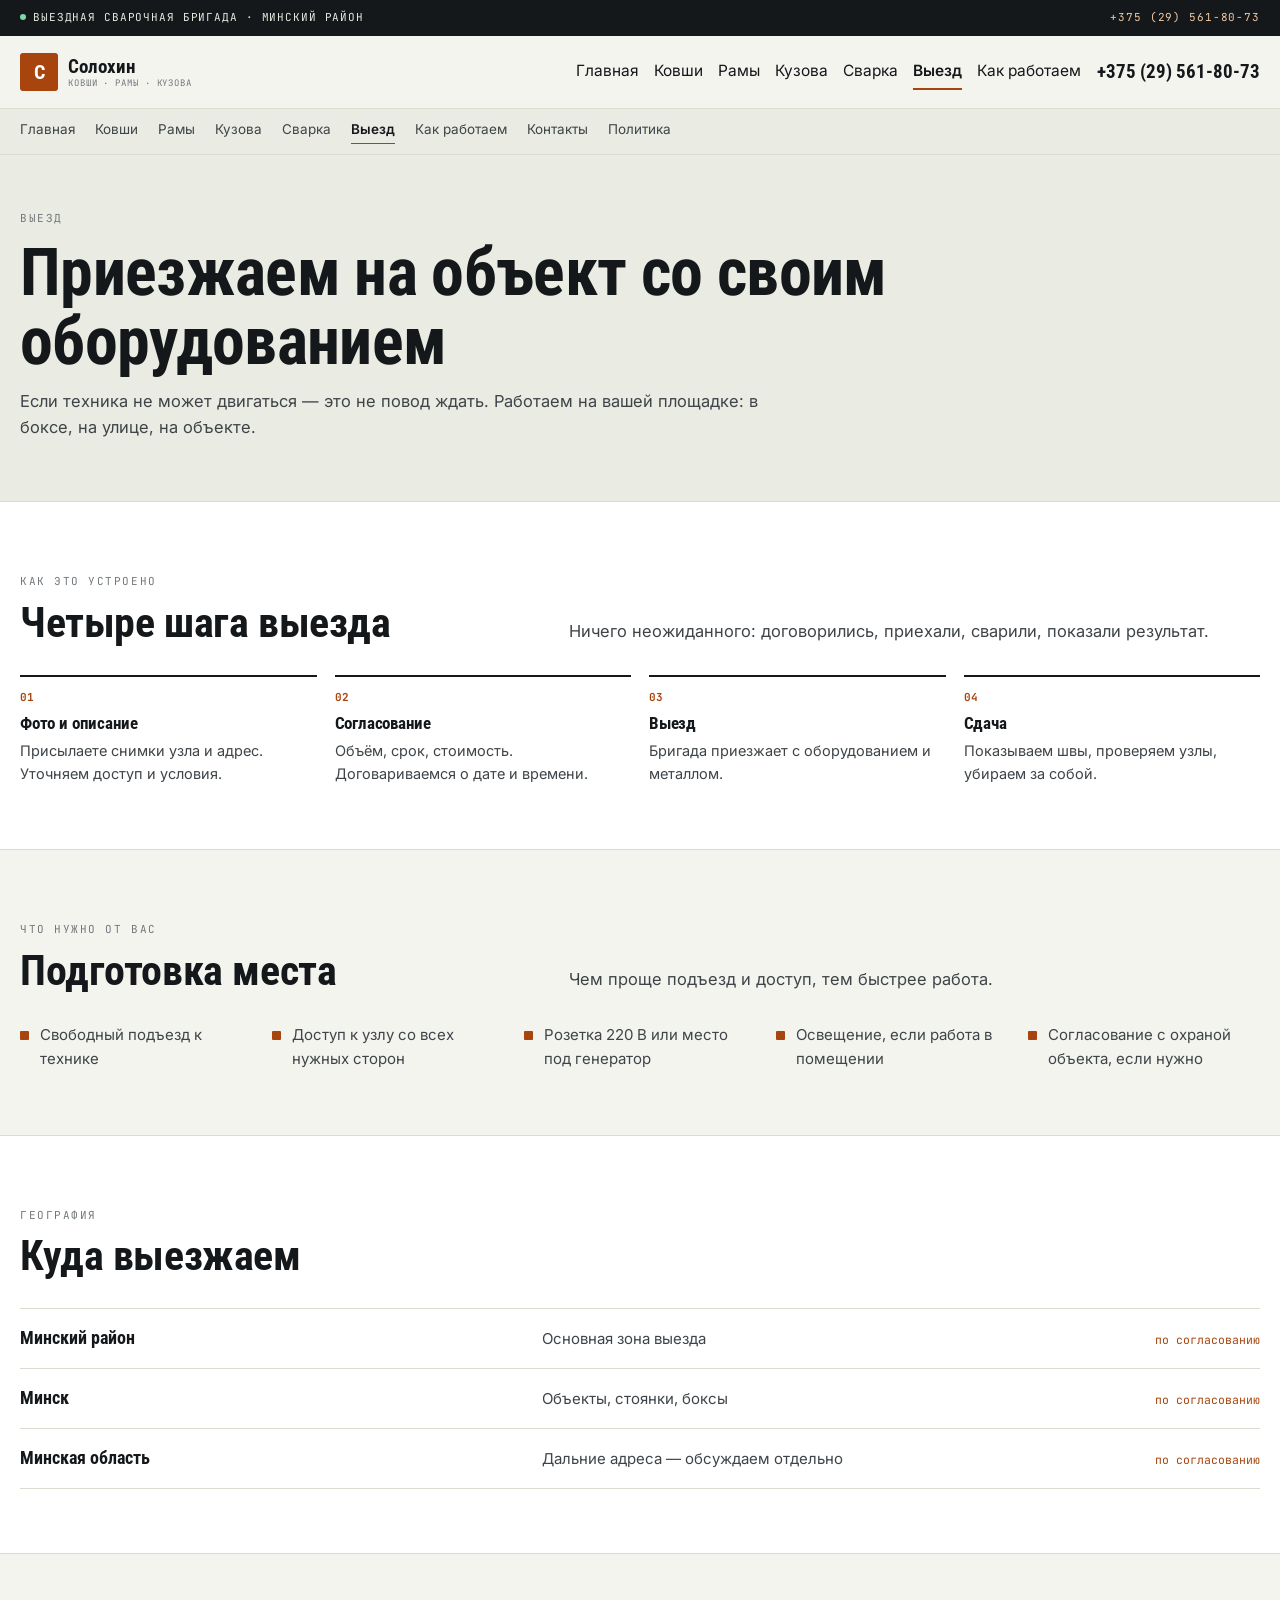
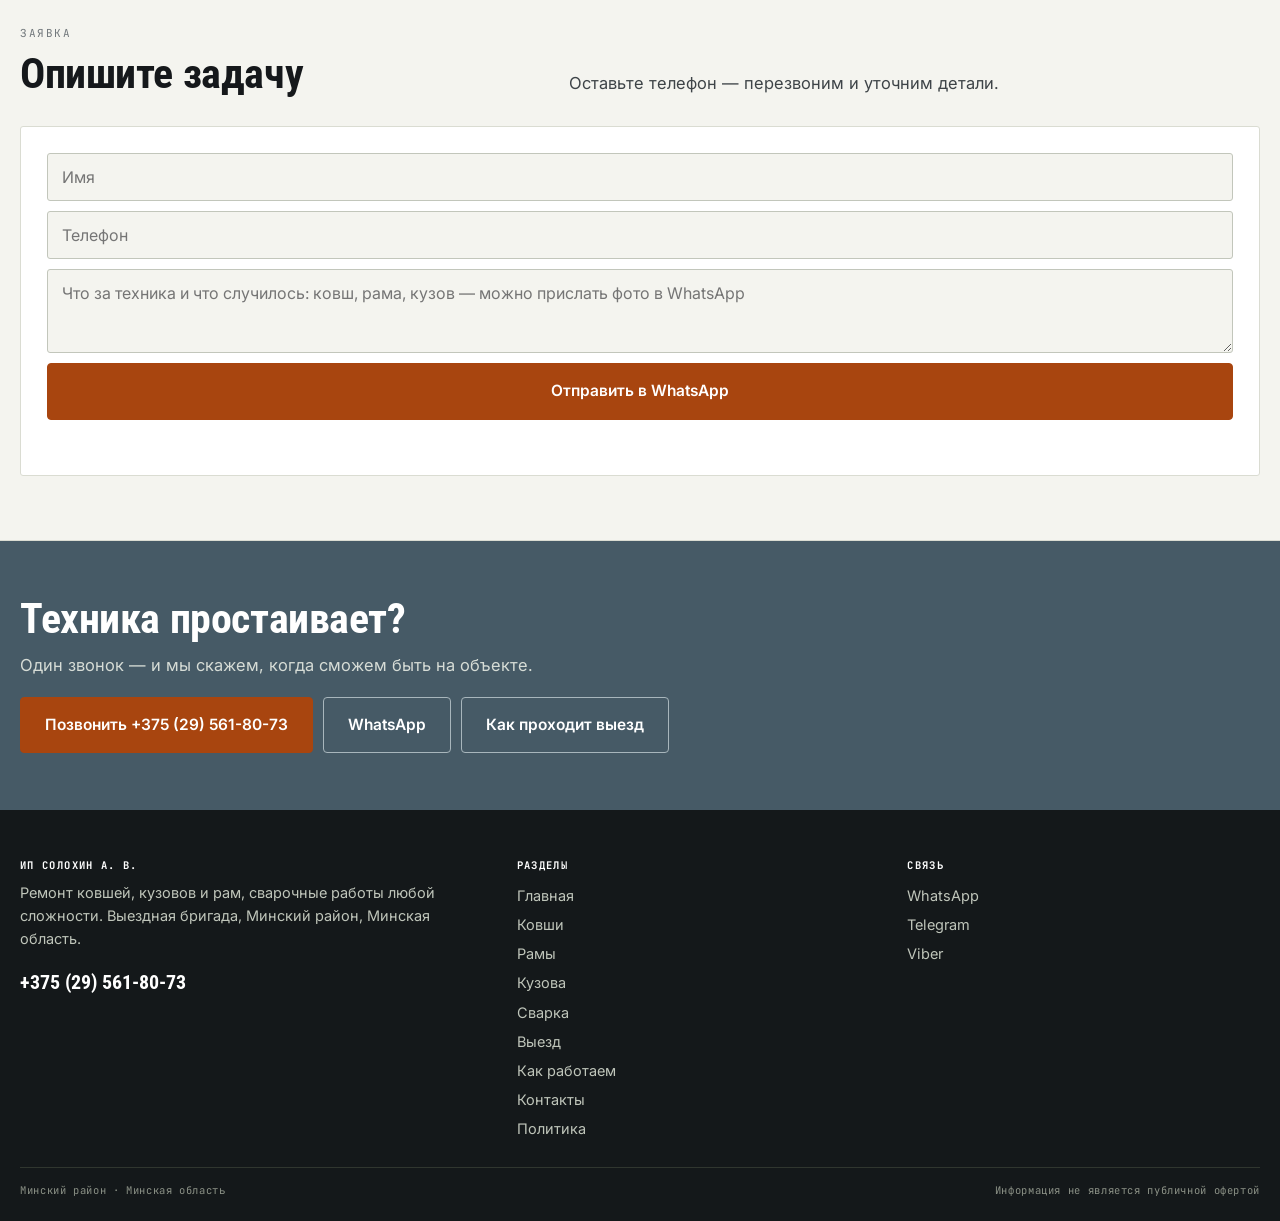
<file: vyezd.html>
<!doctype html><html lang="ru"><head><meta charset="utf-8">
<meta name="viewport" content="width=device-width,initial-scale=1">
<title>Выезд сварочной бригады — Минский район и Минская область</title><meta name="description" content="Выездная сварочная бригада: приезжаем на объект со своим оборудованием. Минский район, Минск и область. Оценка по фото до выезда.">
<meta property="og:title" content="Выезд сварочной бригады — Минский район и Минская область"><meta property="og:description" content="Выездная сварочная бригада: приезжаем на объект со своим оборудованием. Минский район, Минск и область. Оценка по фото до выезда.">
<link rel="preconnect" href="https://fonts.googleapis.com"><link rel="preconnect" href="https://fonts.gstatic.com" crossorigin>
<link href="https://fonts.googleapis.com/css2?family=Roboto+Condensed:wght@400;700&family=Inter:wght@400;500;600&family=JetBrains+Mono:wght@400&display=swap" rel="stylesheet">
<style>
:root{--paper:#F4F4EF;--ink:#15181B;--ink2:#3E4448;--muted:#72787C;--line:#DADCD2;--line2:#C2C6BB;
--rust:#A8450F;--rust-d:#82330A;--steel:#465A66;--deep:#14181A}
*{box-sizing:border-box}
body{margin:0;background:var(--paper);color:var(--ink);font:16.5px/1.6 Inter,system-ui,sans-serif;overflow-x:hidden}
img{max-width:100%;display:block}
h1,h2,h3{margin:0;font-family:'Roboto Condensed',Impact,sans-serif;font-weight:700;line-height:1.05;letter-spacing:-.01em}
h1{font-size:clamp(34px,5.2vw,66px)}
h2{font-size:clamp(25px,3.4vw,42px)}
a{color:inherit;text-decoration:none}
button{font:inherit;color:inherit;background:none;border:0;cursor:pointer}
.wrap{width:min(1240px,100% - 36px);margin:0 auto}
.hero{position:relative;isolation:isolate;overflow:hidden;background:#DDE0D5}
.hero__bg{position:absolute;inset:0;z-index:-2}.hero__bg img{width:100%;height:100%;object-fit:cover}
.hero::after{content:'';position:absolute;inset:0;z-index:-1;background:linear-gradient(96deg,rgba(248,248,243,.97) 0%,rgba(248,248,243,.93) 44%,rgba(248,248,243,.55) 68%,rgba(248,248,243,.1) 100%)}
.hero__in{padding:clamp(32px,5vw,70px) 0 clamp(28px,4vw,52px);max-width:660px}
.btn{display:inline-flex;align-items:center;justify-content:center;gap:9px;padding:15px 24px;border-radius:4px;font-weight:600;font-size:15.5px;border:1.5px solid transparent;transition:.15s}
.btn--p{background:var(--rust);color:#fff;border-color:var(--rust)}.btn--p:hover{background:var(--rust-d);border-color:var(--rust-d)}
.btn--s{background:transparent;color:var(--ink);border-color:var(--line2)}.btn--s:hover{border-color:var(--ink)}
</style>
<link rel="stylesheet" href="assets/css/site.v1.css"></head><body>
<div class="top"><div class="wrap"><span><i></i>Выездная сварочная бригада · Минский район</span><a href="tel:+375295618073">+375 (29) 561-80-73</a></div></div>
<header class="hd"><div class="wrap hd__in">
<a class="logo" href="index.html"><b>С</b><span>Солохин<small>ковши · рамы · кузова</small></span></a>
<nav class="nav"><a href="index.html">Главная</a><a href="kovshi.html">Ковши</a><a href="ramy.html">Рамы</a><a href="kuzova.html">Кузова</a><a href="svarka.html">Сварка</a><a href="vyezd.html" class="on">Выезд</a><a href="process.html">Как работаем</a></nav>
<a class="hd__tel" href="tel:+375295618073">+375 (29) 561-80-73</a>
<button class="burger" id="burger" aria-label="Меню" aria-expanded="false"><span></span><span></span><span></span></button>
</div></header>
<div class="strip"><div class="wrap strip__in"><a href="index.html">Главная</a><a href="kovshi.html">Ковши</a><a href="ramy.html">Рамы</a><a href="kuzova.html">Кузова</a><a href="svarka.html">Сварка</a><a href="vyezd.html" aria-current="page">Выезд</a><a href="process.html">Как работаем</a><a href="kontakty.html">Контакты</a><a href="politika.html">Политика</a></div></div>
<div class="drw" id="drawer" role="dialog" aria-modal="true" aria-label="Меню">
<div class="drw__top"><b>Меню</b><button class="drw__x" id="drawerClose" aria-label="Закрыть">×</button></div>
<nav><a href="index.html">Главная</a><a href="kovshi.html">Ковши</a><a href="ramy.html">Рамы</a><a href="kuzova.html">Кузова</a><a href="svarka.html">Сварка</a><a href="vyezd.html">Выезд</a><a href="process.html">Как работаем</a><a href="kontakty.html">Контакты</a><a href="politika.html">Политика</a></nav>
<div class="drw__c"><a class="btn btn--p" href="tel:+375295618073">Позвонить</a><a class="btn btn--s" href="https://wa.me/375295618073" target="_blank" rel="noopener">WhatsApp</a></div>
</div><main><section class="ph"><div class="wrap"><span class="mono">Выезд</span><h1 style="margin-top:9px">Приезжаем на объект со своим оборудованием</h1><p>Если техника не может двигаться — это не повод ждать. Работаем на вашей площадке: в боксе, на улице, на объекте.</p></div></section><section class="sec sec--alt"><div class="wrap"><div class="sec__head"><div><span class="mono">Как это устроено</span><h2 style="margin-top:8px">Четыре шага выезда</h2></div><p>Ничего неожиданного: договорились, приехали, сварили, показали результат.</p></div><div class="steps"><div class="step"><b>01</b><h3>Фото и описание</h3><p>Присылаете снимки узла и адрес. Уточняем доступ и условия.</p></div><div class="step"><b>02</b><h3>Согласование</h3><p>Объём, срок, стоимость. Договариваемся о дате и времени.</p></div><div class="step"><b>03</b><h3>Выезд</h3><p>Бригада приезжает с оборудованием и металлом.</p></div><div class="step"><b>04</b><h3>Сдача</h3><p>Показываем швы, проверяем узлы, убираем за собой.</p></div></div></div></section><section class="sec "><div class="wrap"><div class="sec__head"><div><span class="mono">Что нужно от вас</span><h2 style="margin-top:8px">Подготовка места</h2></div><p>Чем проще подъезд и доступ, тем быстрее работа.</p></div><ul class="chk"><li>Свободный подъезд к технике</li><li>Доступ к узлу со всех нужных сторон</li><li>Розетка 220 В или место под генератор</li><li>Освещение, если работа в помещении</li><li>Согласование с охраной объекта, если нужно</li></ul></div></section><section class="sec sec--alt"><div class="wrap"><div class="sec__head"><div><span class="mono">География</span><h2 style="margin-top:8px">Куда выезжаем</h2></div><p></p></div><div class="rows"><div class="row"><b>Минский район</b><span>Основная зона выезда</span><i>по согласованию</i></div><div class="row"><b>Минск</b><span>Объекты, стоянки, боксы</span><i>по согласованию</i></div><div class="row"><b>Минская область</b><span>Дальние адреса — обсуждаем отдельно</span><i>по согласованию</i></div></div></div></section><section class="sec "><div class="wrap"><div class="sec__head"><div><span class="mono">Заявка</span><h2 style="margin-top:8px">Опишите задачу</h2></div><p>Оставьте телефон — перезвоним и уточним детали.</p></div><form class="form" novalidate><input name="name" placeholder="Имя" autocomplete="name"><input name="phone" type="tel" placeholder="Телефон" autocomplete="tel" inputmode="tel"><textarea name="msg" placeholder="Что за техника и что случилось: ковш, рама, кузов — можно прислать фото в WhatsApp"></textarea><button class="btn btn--p" type="submit">Отправить в WhatsApp</button><div class="msg" id="formMsg" role="status"></div></form></div></section><section class="cta"><div class="wrap"><h2>Техника простаивает?</h2><p>Один звонок — и мы скажем, когда сможем быть на объекте.</p><div class="cta__a"><a class="btn btn--p" href="tel:+375295618073">Позвонить +375 (29) 561-80-73</a><a class="btn btn--s" href="https://wa.me/375295618073" target="_blank" rel="noopener">WhatsApp</a><a class="btn btn--s" href="vyezd.html">Как проходит выезд</a></div></div></section></main>
<footer class="ft"><div class="wrap"><div class="ft__g">
<div><h4>ИП Солохин А. В.</h4><p>Ремонт ковшей, кузовов и рам, сварочные работы любой сложности. Выездная бригада, Минский район, Минская область.</p>
<a class="ft__tel" href="tel:+375295618073">+375 (29) 561-80-73</a></div>
<div><h4>Разделы</h4><a href="index.html">Главная</a><a href="kovshi.html">Ковши</a><a href="ramy.html">Рамы</a><a href="kuzova.html">Кузова</a><a href="svarka.html">Сварка</a><a href="vyezd.html">Выезд</a><a href="process.html">Как работаем</a><a href="kontakty.html">Контакты</a><a href="politika.html">Политика</a></div>
<div><h4>Связь</h4><a href="https://wa.me/375295618073" target="_blank" rel="noopener">WhatsApp</a><a href="https://t.me/+375295618073" target="_blank" rel="noopener">Telegram</a><a href="viber://chat?number=%2B375295618073">Viber</a></div>
</div><div class="ft__bot"><span>Минский район · Минская область</span><span>Информация не является публичной офертой</span></div></div></footer>
<div class="mbar"><a href="tel:+375295618073"><b>Позвонить</b></a><a href="https://wa.me/375295618073" target="_blank" rel="noopener"><b>WhatsApp</b></a><a href="viber://chat?number=%2B375295618073"><b>Viber</b></a><a href="https://t.me/+375295618073" target="_blank" rel="noopener"><b>Telegram</b></a></div>
<script src="assets/js/main.v1.js" defer></script></body></html>
</file>
<file: assets/css/site.v1.css>
/* Солохин: токены, шапка, герой, секции, выбор узла, меню */
:root{--paper:#F4F4EF;--paper2:#EAEBE2;--white:#fff;--ink:#15181B;--ink2:#3E4448;--muted:#72787C;
--line:#DADCD2;--line2:#C2C6BB;--rust:#A8450F;--rust-d:#82330A;--steel:#465A66;--deep:#14181A;--tint:#F1E7DA}
*{box-sizing:border-box}
html{-webkit-text-size-adjust:100%;scroll-behavior:smooth}
body{margin:0;background:var(--paper);color:var(--ink);font:16.5px/1.6 Inter,system-ui,sans-serif;overflow-x:hidden}
img{max-width:100%;display:block}
a{color:inherit;text-decoration:none}
button{font:inherit;color:inherit;background:none;border:0;cursor:pointer}
h1,h2,h3,h4{margin:0;font-family:'Roboto Condensed',Impact,sans-serif;font-weight:700;line-height:1.05}
h1{font-size:clamp(34px,5.2vw,66px)}
h2{font-size:clamp(25px,3.4vw,42px)}
h3{font-size:clamp(17px,1.5vw,21px);line-height:1.2}
p{margin:0 0 13px}
.wrap{width:min(1240px,100% - 36px);margin:0 auto}
.mono{font-family:'JetBrains Mono',monospace;font-size:11px;letter-spacing:.14em;text-transform:uppercase;color:var(--muted)}
.top{background:var(--deep);color:#E7E9DF;font-family:'JetBrains Mono',monospace;font-size:11px;letter-spacing:.08em;text-transform:uppercase}
.top .wrap{display:flex;align-items:center;justify-content:space-between;gap:12px;min-height:36px;flex-wrap:wrap}
.top i{display:inline-block;width:6px;height:6px;border-radius:50%;background:#7ED9A6;margin-right:7px;vertical-align:1px}
.top a{color:#F0C9A4}
.hd{position:sticky;top:0;z-index:60;background:rgba(244,244,239,.95);backdrop-filter:blur(10px);border-bottom:1px solid var(--line)}
.hd__in{display:flex;align-items:center;gap:16px;min-height:72px}
.logo{display:flex;align-items:center;gap:10px;flex:none}
.logo b{width:38px;height:38px;border-radius:3px;background:var(--rust);color:#fff;display:grid;place-items:center;font-family:'Roboto Condensed',sans-serif;font-size:20px;font-weight:700}
.logo span{font-family:'Roboto Condensed',sans-serif;font-size:19px;font-weight:700;line-height:1}
.logo small{display:block;font-family:'JetBrains Mono',monospace;font-size:9px;letter-spacing:.1em;text-transform:uppercase;color:var(--muted);margin-top:3px;font-weight:400}
.nav{display:flex;gap:15px;margin-left:auto;flex-wrap:wrap}
.nav a{font-size:15.5px;padding:5px 0;border-bottom:2px solid transparent}
.nav a:hover{border-color:var(--line2)}
.nav a.on{border-color:var(--rust);font-weight:600}
.hd__tel{font-family:'Roboto Condensed',sans-serif;font-size:19px;font-weight:700;white-space:nowrap}
.burger{display:none;width:44px;height:42px;border:1px solid var(--line2);border-radius:3px;margin-left:auto}
.burger span{display:block;width:18px;height:2px;background:var(--ink);margin:4px auto}
.strip{background:var(--paper2);border-bottom:1px solid var(--line);overflow-x:auto}
.strip__in{display:flex;gap:20px;padding:10px 0;white-space:nowrap;font-size:13.5px}
.strip a{color:var(--ink2);border-bottom:1px solid transparent;padding-bottom:2px}
.strip a:hover{color:var(--ink);border-color:var(--line2)}
.strip a[aria-current]{color:var(--ink);border-color:var(--rust);font-weight:600}
.btn{display:inline-flex;align-items:center;justify-content:center;gap:9px;padding:15px 24px;border-radius:4px;font-weight:600;font-size:15.5px;border:1.5px solid transparent;transition:.15s}
.btn--p{background:var(--rust);color:#fff;border-color:var(--rust)}.btn--p:hover{background:var(--rust-d);border-color:var(--rust-d)}
.btn--s{background:transparent;color:var(--ink);border-color:var(--line2)}.btn--s:hover{border-color:var(--ink)}
.btn--w{background:#25D366;color:#08301C;border-color:#25D366}
.drw{position:fixed;inset:0;z-index:120;background:var(--paper);display:none;padding:18px;overflow:auto}
.drw.on{display:block}
.drw__top{display:flex;align-items:center;justify-content:space-between;margin-bottom:18px;font-family:'JetBrains Mono',monospace;font-size:11px;letter-spacing:.14em;text-transform:uppercase;color:var(--muted)}
.drw__x{width:44px;height:44px;border:1px solid var(--line2);border-radius:3px;font-size:20px}
.drw nav{display:grid}
.drw nav a{font-family:'Roboto Condensed',sans-serif;font-size:clamp(20px,5.4vw,28px);font-weight:700;padding:11px 0;border-bottom:1px solid var(--line)}
.drw__c{display:grid;gap:9px;margin-top:20px}
/* герой */
.hero{position:relative;isolation:isolate;overflow:hidden;background:#DDE0D5;border-bottom:1px solid var(--line)}
.hero__bg{position:absolute;inset:0;z-index:-2}
.hero__bg img{width:100%;height:100%;object-fit:cover;object-position:55% 45%}
.hero::after{content:'';position:absolute;inset:0;z-index:-1;background:linear-gradient(96deg,rgba(248,248,243,.97) 0%,rgba(248,248,243,.93) 44%,rgba(248,248,243,.55) 68%,rgba(248,248,243,.1) 100%)}
.hero__in{padding:clamp(32px,5vw,70px) 0 clamp(28px,4vw,52px);max-width:660px}
.kick{display:inline-flex;align-items:center;gap:9px;font-family:'JetBrains Mono',monospace;font-size:11px;letter-spacing:.14em;text-transform:uppercase;color:var(--rust-d);margin-bottom:14px}
.kick::before{content:'';width:24px;height:1.5px;background:var(--rust)}
.hero h1{margin-bottom:14px}
.hero__lead{font-size:clamp(15.5px,1.3vw,18.5px);color:var(--ink2);max-width:44ch}
.hero__acts{display:flex;flex-wrap:wrap;gap:10px;margin-top:22px}
.hero__figs{display:grid;grid-template-columns:repeat(4,1fr);gap:1px;background:var(--line2);border:1px solid var(--line2);margin-top:26px;border-radius:3px;overflow:hidden}
.hero__figs div{background:rgba(255,255,255,.86);padding:12px 13px}
.hero__figs b{display:block;font-family:'Roboto Condensed',sans-serif;font-size:22px;line-height:1.05}
.hero__figs span{font-size:11.5px;color:var(--muted);display:block;margin-top:3px}
.ph{background:var(--paper2);border-bottom:1px solid var(--line);padding:clamp(24px,4vw,48px) 0}
.ph p{max-width:46em;color:var(--ink2);margin-top:11px}
/* секции */
.sec{padding:clamp(34px,5vw,70px) 0;border-bottom:1px solid var(--line)}
.sec--alt{background:var(--white)}
.sec__head{display:grid;grid-template-columns:minmax(0,.85fr) minmax(0,1.15fr);gap:clamp(14px,3vw,42px);align-items:end;margin-bottom:clamp(18px,2.6vw,30px)}
.sec__head p{color:var(--ink2);margin:0}
.cards{display:grid;grid-template-columns:repeat(auto-fit,minmax(240px,1fr));gap:clamp(10px,1.4vw,16px)}
.card{background:var(--white);border:1px solid var(--line);border-left:3px solid var(--rust);padding:clamp(15px,1.9vw,22px);border-radius:0 3px 3px 0}
.sec--alt .card{background:var(--paper)}
.card h3{margin-bottom:7px}
.card p{color:var(--ink2);font-size:15px;margin:0}
.rows{border-top:1px solid var(--line)}
.row{display:grid;grid-template-columns:minmax(0,1.1fr) minmax(0,1.3fr) auto;gap:clamp(10px,2vw,26px);padding:15px 0;border-bottom:1px solid var(--line);align-items:baseline}
.row b{font-family:'Roboto Condensed',sans-serif;font-size:18px}
.row span{color:var(--ink2);font-size:15px}
.row i{font-family:'JetBrains Mono',monospace;font-size:11.5px;font-style:normal;color:var(--rust);white-space:nowrap}
.steps{display:grid;grid-template-columns:repeat(auto-fit,minmax(200px,1fr));gap:clamp(10px,1.6vw,18px)}
.step{border-top:2px solid var(--ink);padding-top:12px}
.step b{font-family:'JetBrains Mono',monospace;font-size:11px;color:var(--rust);display:block;margin-bottom:7px}
.step h3{font-size:17px;margin-bottom:5px}
.step p{font-size:14.5px;color:var(--ink2);margin:0}
.chk{list-style:none;margin:0;padding:0;display:grid;grid-template-columns:repeat(auto-fit,minmax(230px,1fr));gap:7px 20px}
.chk li{position:relative;padding-left:20px;font-size:15px;color:var(--ink2)}
.chk li::before{content:'';position:absolute;left:0;top:8px;width:9px;height:9px;background:var(--rust);border-radius:1px}
.split{display:grid;grid-template-columns:minmax(0,1fr) minmax(0,1fr);gap:clamp(14px,2.8vw,38px);align-items:center}
.split figure{margin:0}
.split img{border-radius:3px;border:1px solid var(--line)}
.split figcaption{font-family:'JetBrains Mono',monospace;font-size:10.5px;letter-spacing:.1em;text-transform:uppercase;color:var(--muted);margin-top:8px}
/* выбор узла */
.pick{display:grid;grid-template-columns:minmax(0,1fr) minmax(0,1.05fr);gap:clamp(12px,2vw,24px);align-items:start}
.pick__l{display:grid;gap:6px}
.pick__l button{display:flex;justify-content:space-between;align-items:center;gap:10px;text-align:left;padding:13px 15px;border:1px solid var(--line2);background:var(--white);border-radius:3px;font-weight:500;font-size:15.5px}
.pick__l button:hover{border-color:var(--ink)}
.pick__l button[aria-pressed="true"]{background:var(--ink);color:#fff;border-color:var(--ink)}
.pick__l button[aria-pressed="true"] em{color:#F0C9A4}
.pick__l em{font-family:'JetBrains Mono',monospace;font-size:10.5px;font-style:normal;color:var(--muted);white-space:nowrap}
.pick__o{background:var(--deep);color:#E9EBE1;padding:clamp(17px,2.2vw,26px);border-radius:3px}
.pick__o h3{color:#fff;font-size:clamp(19px,2vw,25px);margin:7px 0 9px}
.pick__o p{color:#CBD0C3;font-size:15px}
.pick__o .mono{color:#A9AFA1}
.pick__m{display:flex;flex-wrap:wrap;gap:7px;margin:13px 0}
.pick__m span{font-family:'JetBrains Mono',monospace;font-size:10.5px;text-transform:uppercase;letter-spacing:.07em;border:1px solid #454B41;padding:5px 9px;border-radius:100px;color:#E9EBE1}
.pick__o ul{list-style:none;margin:11px 0 0;padding:0;display:grid;gap:6px}
.pick__o li{position:relative;padding-left:16px;font-size:14.5px;color:#CBD0C3}
.pick__o li::before{content:'—';position:absolute;left:0;color:#F0C9A4}
.pick__o .btn{margin-top:15px;width:100%}
/* faq/форма */
.faq{border-top:1px solid var(--line)}
.faq__i{border-bottom:1px solid var(--line)}
.faq__q{width:100%;text-align:left;padding:16px 32px 16px 0;font-weight:500;font-size:16.5px;position:relative}
.faq__q::after{content:'+';position:absolute;right:2px;top:13px;font-size:21px;color:var(--rust)}
.faq__q[aria-expanded="true"]::after{content:'–'}
.faq__a{display:none;padding:0 0 16px;color:var(--ink2);font-size:15.5px;max-width:64em}
.faq__a.on{display:block}
.form{display:grid;gap:10px;background:var(--white);border:1px solid var(--line);padding:clamp(15px,2.2vw,26px);border-radius:3px}
.form input,.form textarea{width:100%;min-width:0;padding:13px 14px;border:1px solid var(--line2);border-radius:3px;font:400 16px Inter,sans-serif;background:var(--paper)}
.form input:focus,.form textarea:focus{outline:none;border-color:var(--ink)}
.form textarea{min-height:84px;resize:vertical}
.msg{font-size:14.5px;color:var(--rust-d);min-height:19px}
/* cta/подвал/полоса */
.cta{background:var(--steel);color:#F1F2EA;padding:clamp(28px,4.4vw,58px) 0}
.cta h2{color:#fff;max-width:19em}
.cta p{color:#D6DCD6;max-width:42em;margin-top:11px}
.cta__a{display:flex;flex-wrap:wrap;gap:10px;margin-top:18px}
.cta .btn--s{border-color:#A8B6BC;color:#fff}
.ft{background:var(--deep);color:#BFC5BA;padding:clamp(28px,4vw,50px) 0 22px;font-size:14.5px}
.ft__g{display:grid;grid-template-columns:1.3fr 1fr 1fr;gap:clamp(16px,3vw,38px)}
.ft h4{color:#fff;font-family:'JetBrains Mono',monospace;font-size:10.5px;letter-spacing:.13em;text-transform:uppercase;margin-bottom:10px}
.ft a{display:block;padding:3px 0}
.ft a:hover{color:#fff}
.ft__tel{font-family:'Roboto Condensed',sans-serif;font-size:20px;font-weight:700;color:#fff;margin-top:10px}
.ft__bot{display:flex;flex-wrap:wrap;justify-content:space-between;gap:8px;margin-top:24px;padding-top:14px;border-top:1px solid #30362F;font-family:'JetBrains Mono',monospace;font-size:10.5px;letter-spacing:.06em;color:#8B9186}
.mbar{position:fixed;left:0;right:0;bottom:0;z-index:90;display:none;grid-template-columns:repeat(4,1fr);background:#fff;border-top:1px solid var(--line2)}
.mbar a{padding:10px 3px;text-align:center;font-size:10.5px;color:var(--ink2);border-right:1px solid var(--line)}
.mbar a:last-child{border-right:0}
.mbar a b{display:block;font-size:13px;color:var(--ink);margin-bottom:1px}
.mbar a:first-child{background:var(--rust);color:#fff}.mbar a:first-child b{color:#fff}
@media(max-width:1000px){
 .sec__head,.split,.pick{grid-template-columns:minmax(0,1fr)}
 .row{grid-template-columns:minmax(0,1fr) auto;row-gap:3px}
 .row span{grid-column:1/-1;order:3}
 .ft__g{grid-template-columns:1fr 1fr}
}
@media(max-width:860px){
 .nav,.hd__tel{display:none}
 .burger{display:block}
 .mbar{display:grid}
 body{padding-bottom:56px}
 .hero::after{background:linear-gradient(180deg,rgba(248,248,243,.98) 0%,rgba(248,248,243,.94) 50%,rgba(248,248,243,.7) 100%)}
 .hero__figs{grid-template-columns:repeat(2,1fr)}
}
@media(prefers-reduced-motion:reduce){*{transition:none!important;scroll-behavior:auto}}
</file>
